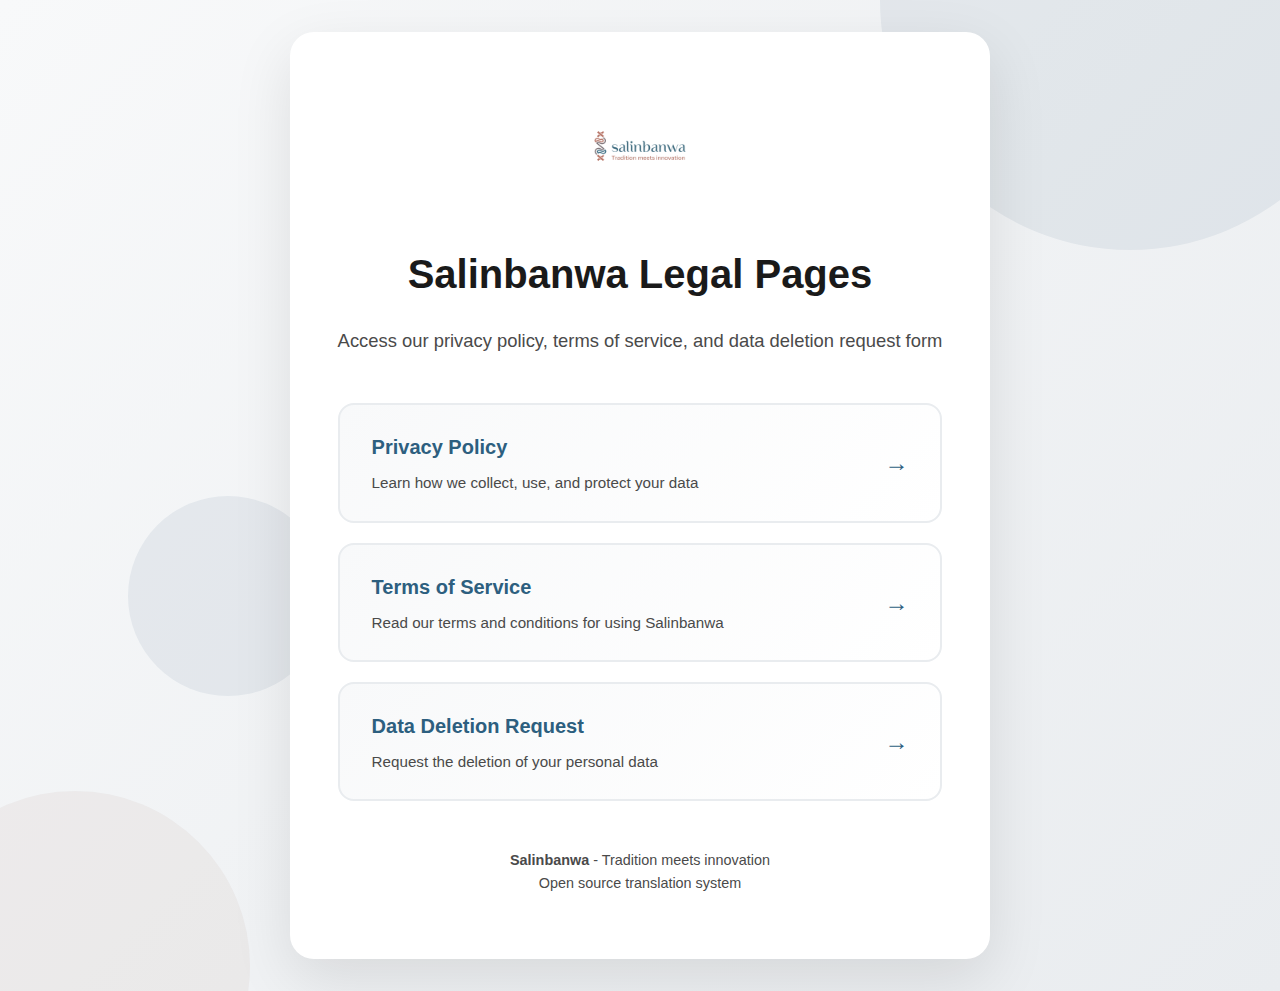
<file: index.html>
<!DOCTYPE html>
<html lang="en">
<head>
    <meta charset="UTF-8">
    <meta name="viewport" content="width=device-width, initial-scale=1.0">
    <title>Salinbanwa - Legal Pages</title>
    <link rel="stylesheet" href="styles.css">
    <style>
        .landing-container {
            min-height: 100vh;
            display: flex;
            flex-direction: column;
            justify-content: center;
            align-items: center;
            background: linear-gradient(135deg, #f8f9fa 0%, #e9ecef 100%);
            padding: 2rem;
            position: relative;
            overflow: hidden;
        }

        .landing-shapes {
            position: absolute;
            top: 0;
            left: 0;
            width: 100%;
            height: 100%;
            overflow: hidden;
            z-index: 0;
        }

        .landing-content {
            max-width: 800px;
            text-align: center;
            background: white;
            padding: 4rem 3rem;
            border-radius: 24px;
            box-shadow: 0 20px 60px rgba(0, 0, 0, 0.1);
            position: relative;
            z-index: 1;
        }

        .landing-logo {
            margin-bottom: 2rem;
        }

        .landing-logo img {
            height: 100px;
            width: auto;
        }

        .landing-content h1 {
            font-size: 2.5rem;
            color: var(--text-dark);
            margin-bottom: 1rem;
            font-weight: 700;
        }

        .landing-content p {
            font-size: 1.15rem;
            color: var(--text-medium);
            margin-bottom: 3rem;
            line-height: 1.6;
        }

        .page-links {
            display: flex;
            flex-direction: column;
            gap: 1.25rem;
            margin-top: 2rem;
        }

        .page-link {
            display: flex;
            align-items: center;
            justify-content: space-between;
            padding: 1.5rem 2rem;
            background: linear-gradient(135deg, #f8f9fa 0%, #ffffff 100%);
            border: 2px solid #e9ecef;
            border-radius: 16px;
            text-decoration: none;
            color: var(--text-dark);
            transition: all 0.3s ease;
        }

        .page-link:hover {
            transform: translateY(-4px);
            box-shadow: 0 8px 30px rgba(45, 95, 127, 0.15);
            border-color: var(--primary);
        }

        .page-link-content {
            text-align: left;
            flex: 1;
        }

        .page-link-title {
            font-size: 1.25rem;
            font-weight: 600;
            color: var(--primary);
            margin-bottom: 0.25rem;
        }

        .page-link-description {
            font-size: 0.95rem;
            color: var(--text-medium);
        }

        .page-link-arrow {
            font-size: 1.5rem;
            color: var(--primary);
            margin-left: 1rem;
        }

        @media (max-width: 768px) {
            .landing-content {
                padding: 2.5rem 2rem;
            }

            .landing-content h1 {
                font-size: 2rem;
            }

            .landing-content p {
                font-size: 1rem;
            }

            .page-link {
                padding: 1.25rem 1.5rem;
            }

            .page-link-title {
                font-size: 1.1rem;
            }

            .page-link-description {
                font-size: 0.9rem;
            }
        }
    </style>
</head>
<body>
    <div class="landing-container">
        <div class="landing-shapes">
            <div class="shape shape-1"></div>
            <div class="shape shape-2"></div>
            <div class="shape shape-3"></div>
        </div>

        <div class="landing-content">
            <div class="landing-logo">
                <img src="bg-salinbanwa.png" alt="Salinbanwa Logo">
            </div>

            <h1>Salinbanwa Legal Pages</h1>
            <p>Access our privacy policy, terms of service, and data deletion request form</p>

            <div class="page-links">
                <a href="privacy-policy.html" class="page-link">
                    <div class="page-link-content">
                        <div class="page-link-title">Privacy Policy</div>
                        <div class="page-link-description">Learn how we collect, use, and protect your data</div>
                    </div>
                    <div class="page-link-arrow">→</div>
                </a>

                <a href="terms-of-service.html" class="page-link">
                    <div class="page-link-content">
                        <div class="page-link-title">Terms of Service</div>
                        <div class="page-link-description">Read our terms and conditions for using Salinbanwa</div>
                    </div>
                    <div class="page-link-arrow">→</div>
                </a>

                <a href="data-deletion.html" class="page-link">
                    <div class="page-link-content">
                        <div class="page-link-title">Data Deletion Request</div>
                        <div class="page-link-description">Request the deletion of your personal data</div>
                    </div>
                    <div class="page-link-arrow">→</div>
                </a>
            </div>

            <p style="margin-top: 3rem; margin-bottom: 0; font-size: 0.9rem; color: var(--text-medium);">
                <strong>Salinbanwa</strong> - Tradition meets innovation<br>
                Open source translation system
            </p>
        </div>
    </div>
</body>
</html>
</file>
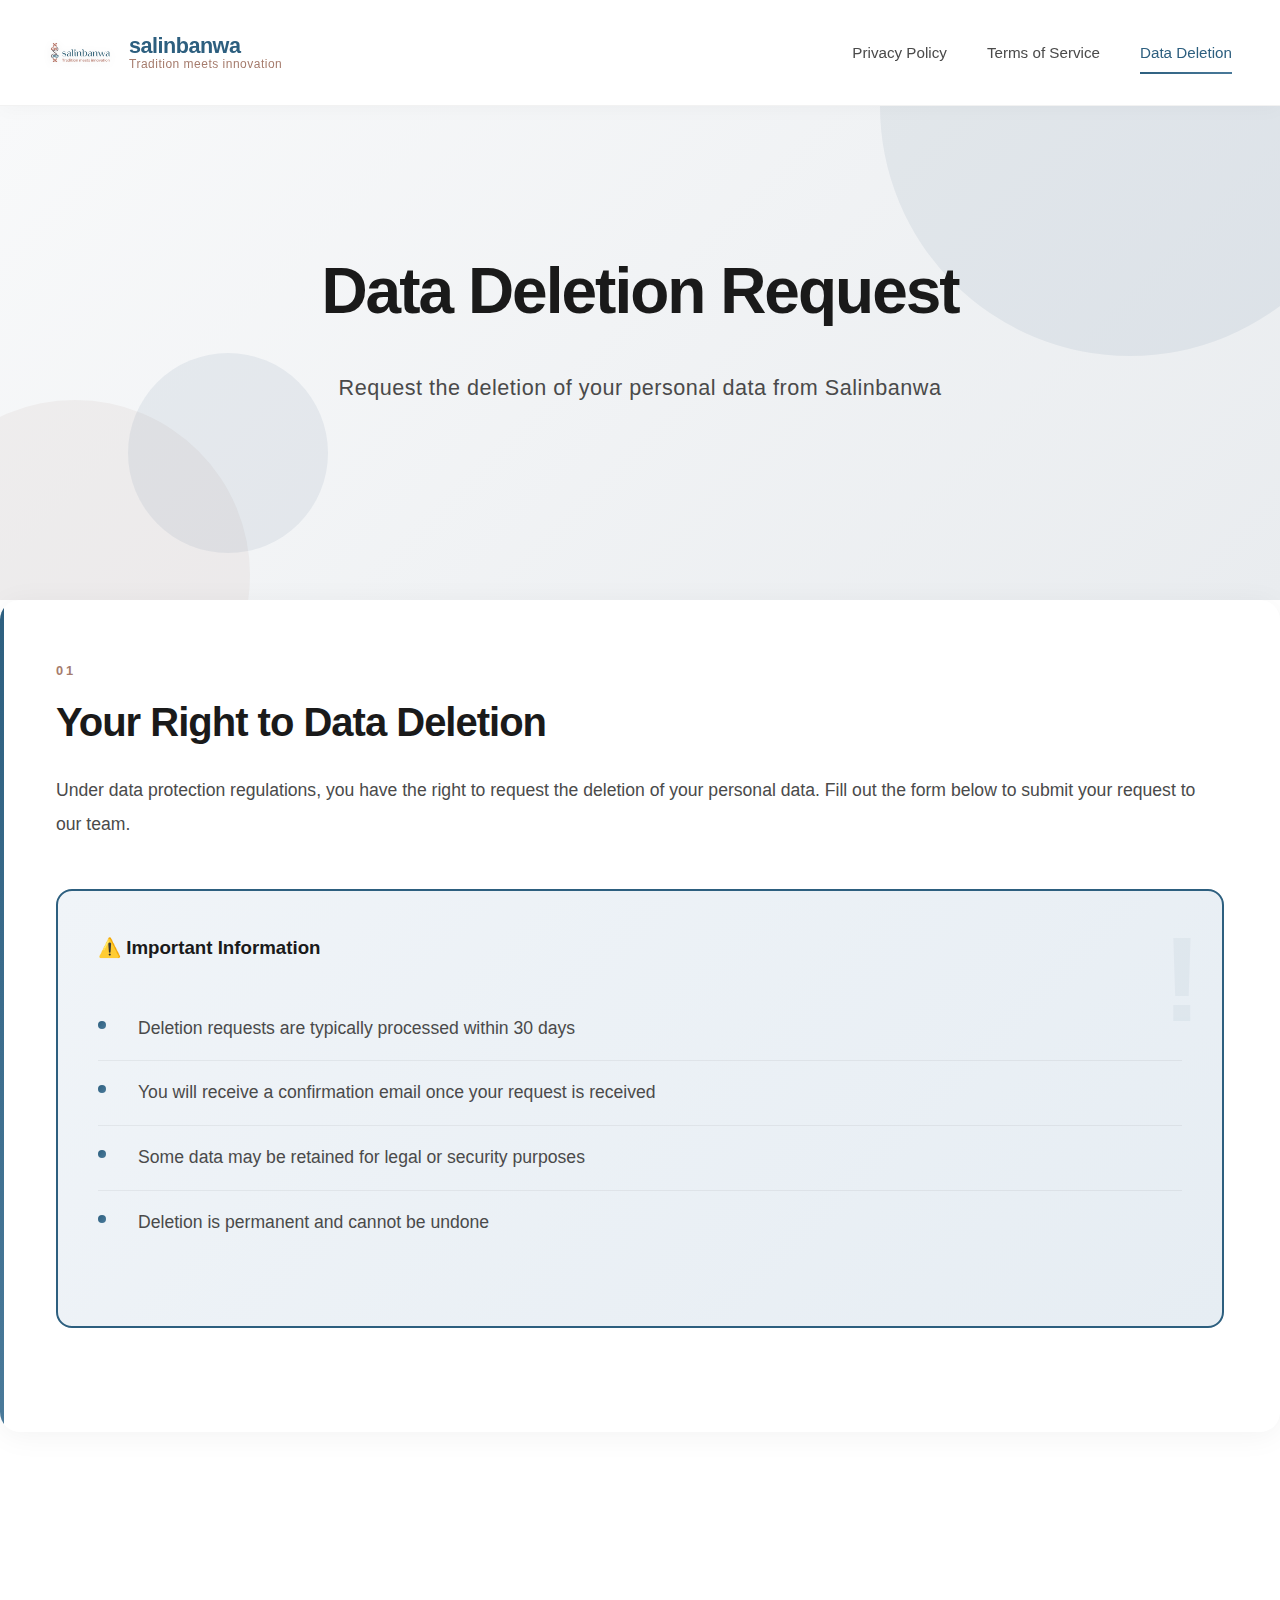
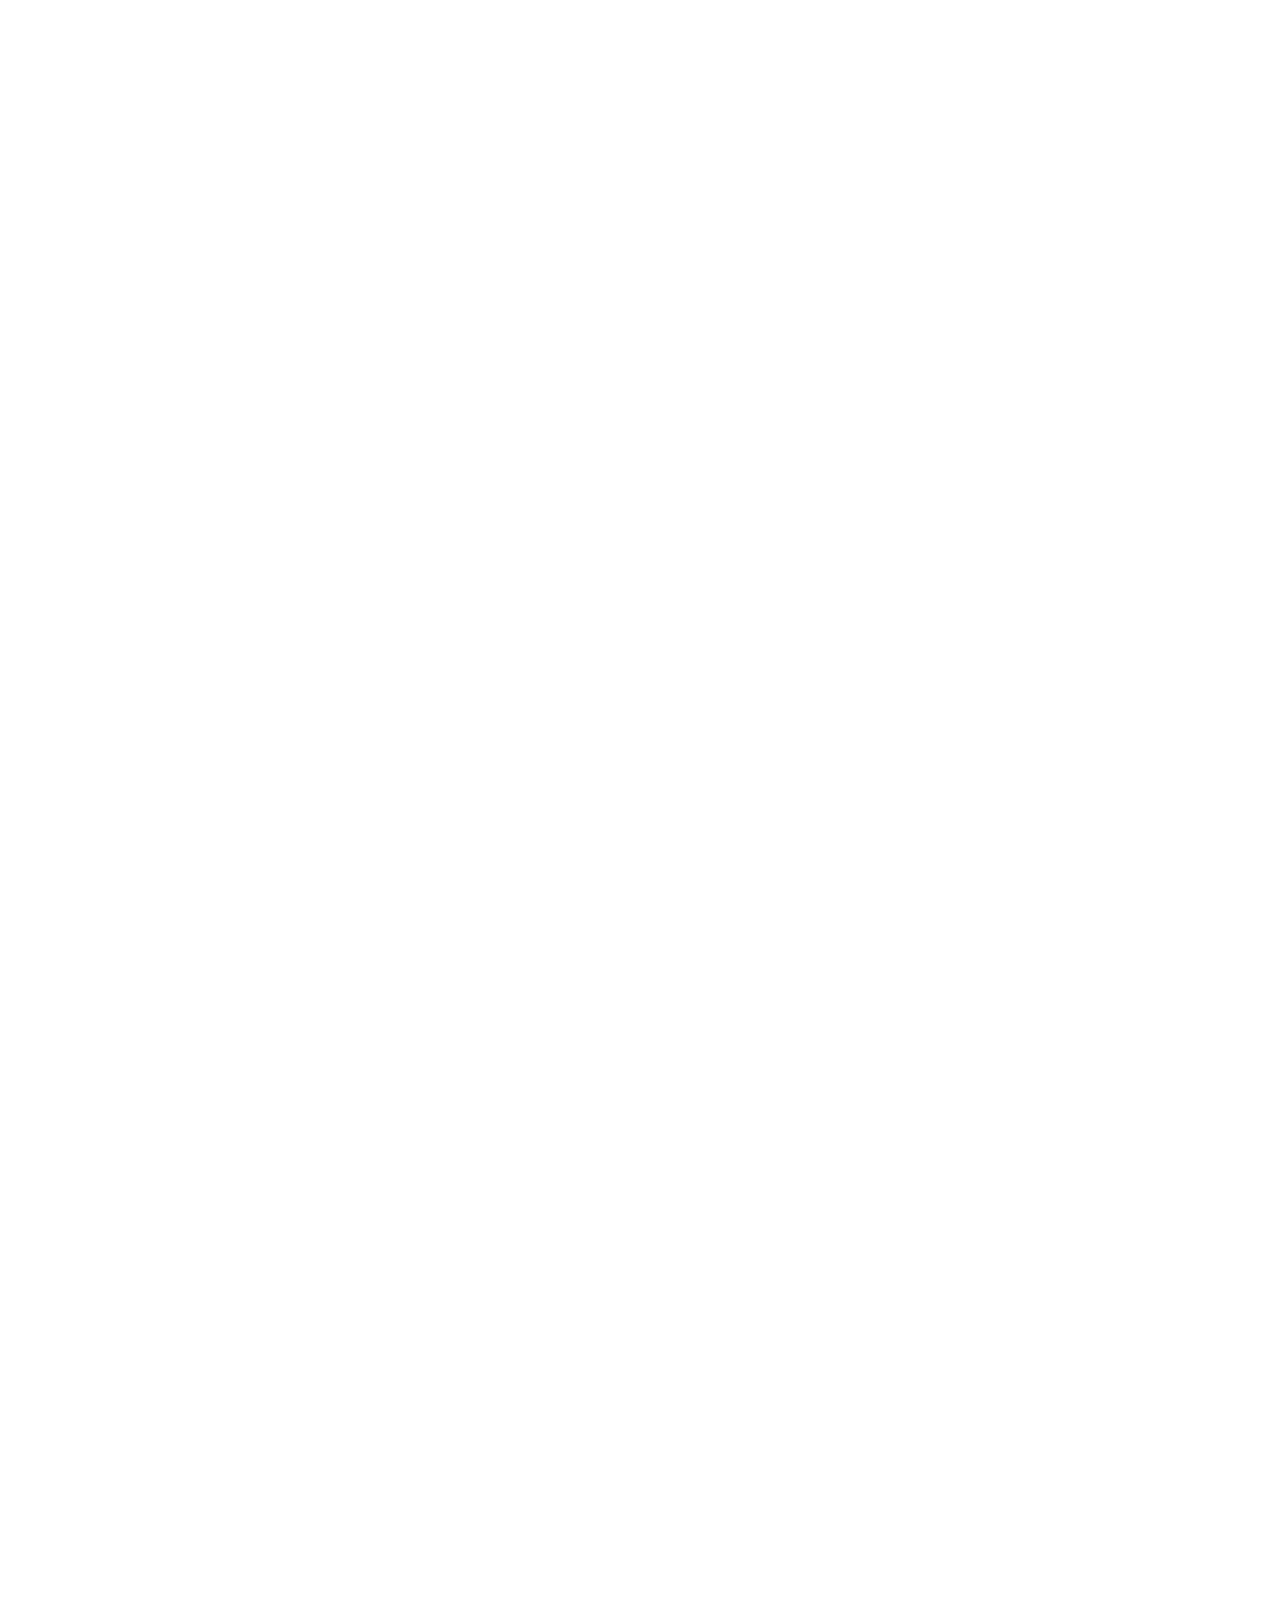
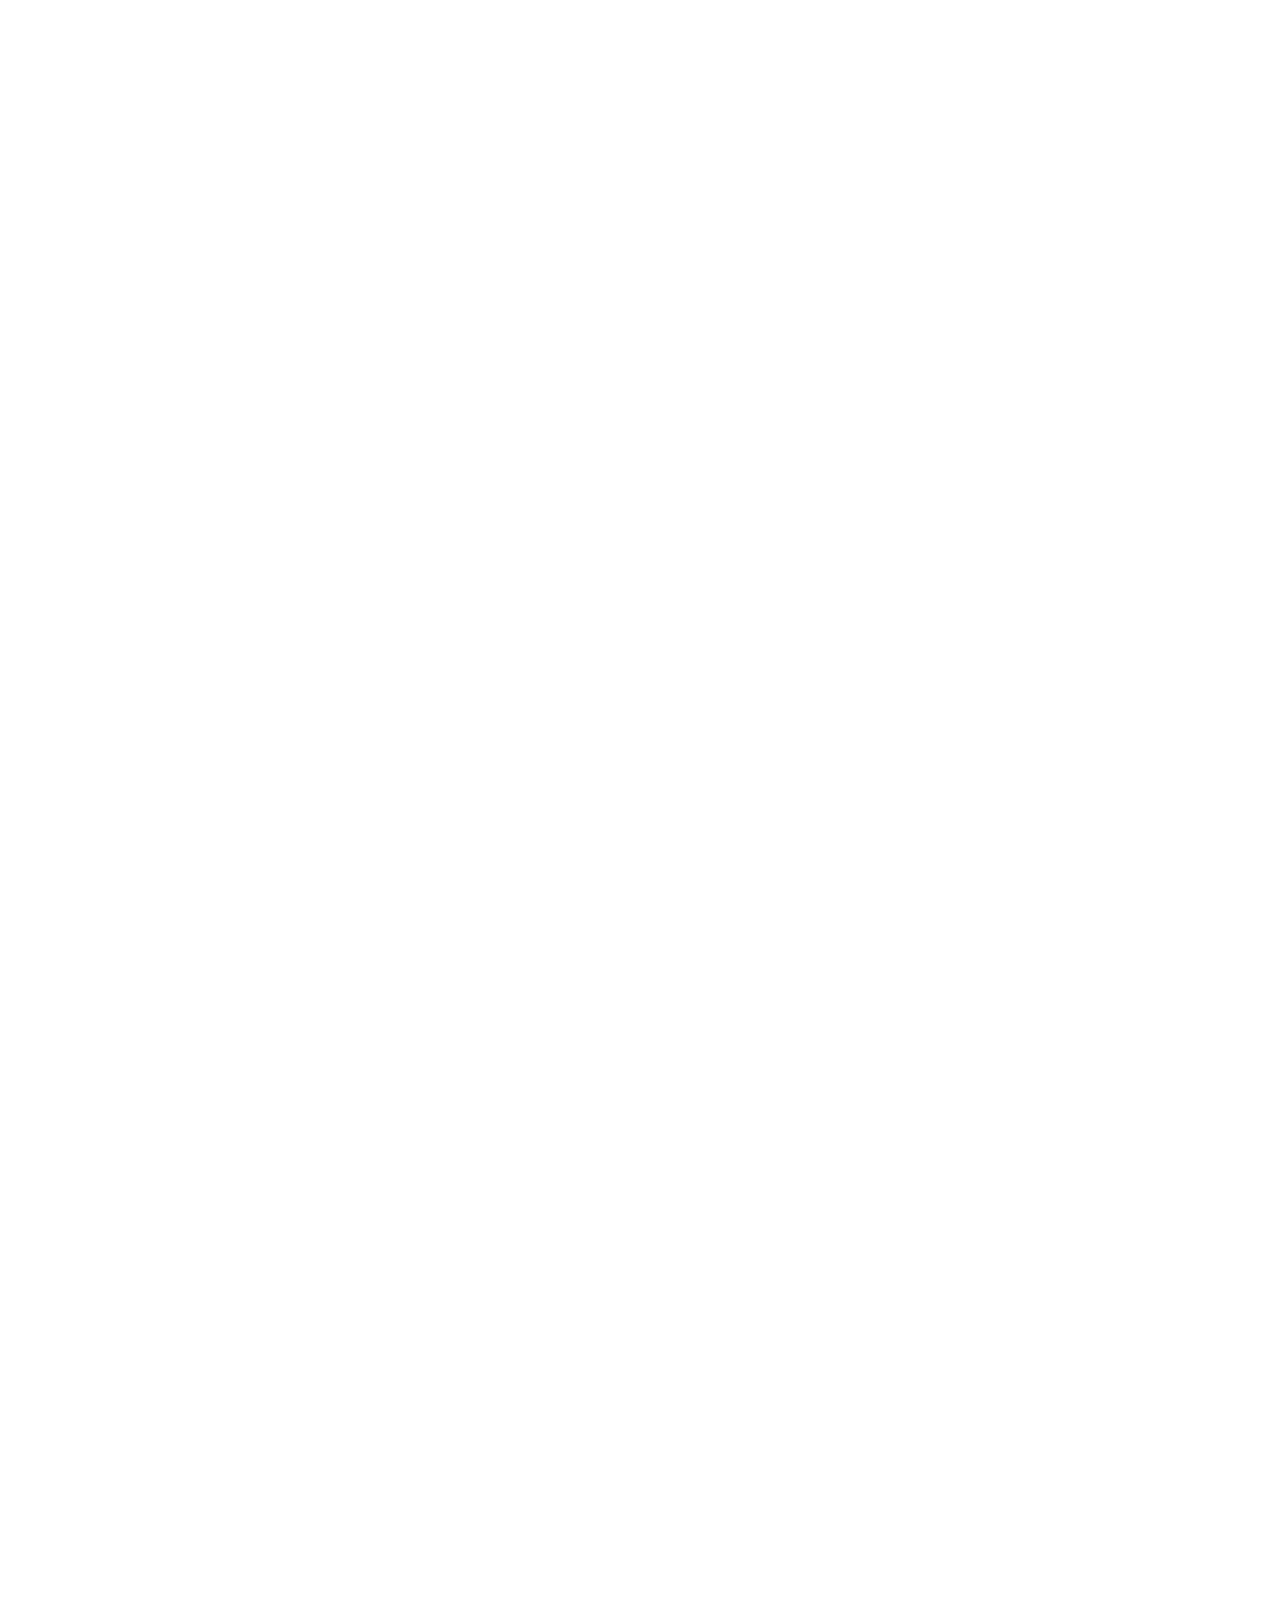
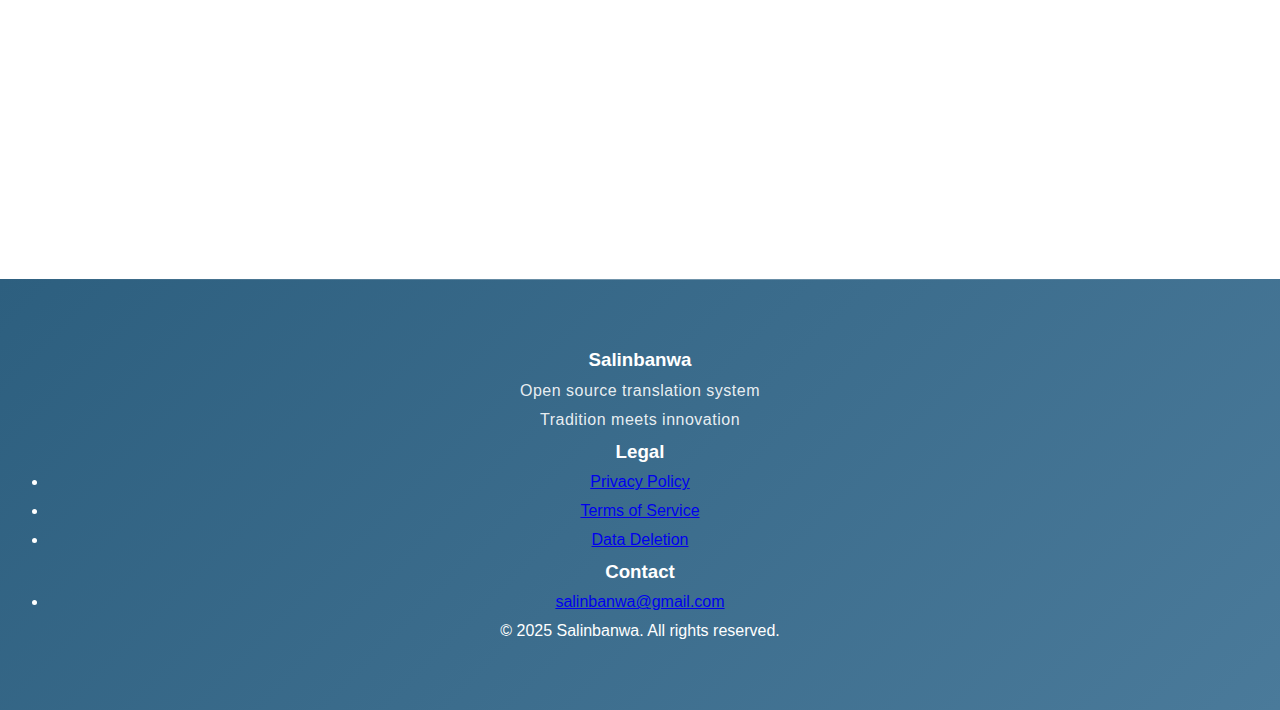
<file: data-deletion.html>
<!DOCTYPE html>
<html lang="en">
<head>
    <meta charset="UTF-8">
    <meta name="viewport" content="width=device-width, initial-scale=1.0">
    <title>Data Deletion Request - Salinbanwa</title>
    <link rel="stylesheet" href="styles.css">
</head>
<body>
    <!-- Navigation Bar -->
    <nav class="navbar">
        <div class="nav-container">
            <div class="logo-wrapper">
                <img src="bg-salinbanwa.png" alt="Salinbanwa Logo" class="logo-img">
                <div class="logo-text">
                    <div class="logo-name">salinbanwa</div>
                    <div class="logo-tagline">Tradition meets innovation</div>
                </div>
            </div>
            <div class="nav-links">
                <a href="privacy-policy.html">Privacy Policy</a>
                <a href="terms-of-service.html">Terms of Service</a>
                <a href="data-deletion.html" class="active">Data Deletion</a>
            </div>
        </div>
    </nav>

    <!-- Hero Section -->
    <section class="hero">
        <div class="hero-shapes">
            <div class="shape shape-1"></div>
            <div class="shape shape-2"></div>
            <div class="shape shape-3"></div>
        </div>
        <div class="hero-content">
            <h1>Data Deletion Request</h1>
            <p>Request the deletion of your personal data from Salinbanwa</p>
        </div>
    </section>

    <!-- Main Content -->
    <main class="content">
        <!-- Introduction Section -->
        <section class="section">
            <div class="section-number">01</div>
            <h2>Your Right to Data Deletion</h2>
            <p>Under data protection regulations, you have the right to request the deletion of your personal data. Fill out the form below to submit your request to our team.</p>
            
            <div class="important-notice">
                <h3>⚠️ Important Information</h3>
                <ul class="simple-list">
                    <li>Deletion requests are typically processed within 30 days</li>
                    <li>You will receive a confirmation email once your request is received</li>
                    <li>Some data may be retained for legal or security purposes</li>
                    <li>Deletion is permanent and cannot be undone</li>
                </ul>
            </div>
        </section>

        <!-- Data Deletion Form Section -->
        <section class="section">
            <div class="section-number">02</div>
            <h2>Submit Your Request</h2>
            
            <div class="deletion-form-container">
                <form id="deletionForm" class="deletion-form">
                    <div class="form-group">
                        <label for="fullName">Full Name <span class="required">*</span></label>
                        <input 
                            type="text" 
                            id="fullName" 
                            name="fullName" 
                            required 
                            placeholder="Enter your full name"
                        >
                    </div>

                    <div class="form-group">
                        <label for="email">Email Address <span class="required">*</span></label>
                        <input 
                            type="email" 
                            id="email" 
                            name="email" 
                            required 
                            placeholder="Enter the email associated with your account"
                        >
                    </div>

                    <div class="form-group">
                        <label for="accountType">Account Type <span class="required">*</span></label>
                        <select id="accountType" name="accountType" required>
                            <option value="">Select account type</option>
                            <option value="user">User Account</option>
                            <option value="contributor">Contributor Account</option>
                            <option value="translator">Translator Account</option>
                            <option value="other">Other</option>
                        </select>
                    </div>

                    <div class="form-group">
                        <label for="reason">Reason for Deletion (Optional)</label>
                        <select id="reason" name="reason">
                            <option value="">Select a reason</option>
                            <option value="no-longer-using">No longer using the service</option>
                            <option value="privacy-concerns">Privacy concerns</option>
                            <option value="duplicate-account">Duplicate account</option>
                            <option value="switching-service">Switching to another service</option>
                            <option value="other">Other</option>
                        </select>
                    </div>

                    <div class="form-group">
                        <label for="additionalInfo">Additional Information (Optional)</label>
                        <textarea 
                            id="additionalInfo" 
                            name="additionalInfo" 
                            rows="4" 
                            placeholder="Provide any additional details that might help us process your request"
                        ></textarea>
                    </div>

                    <div class="form-group checkbox-group">
                        <label class="checkbox-label">
                            <input 
                                type="checkbox" 
                                id="confirmation" 
                                name="confirmation" 
                                required
                            >
                            <span>I understand that this action is permanent and cannot be undone <span class="required">*</span></span>
                        </label>
                    </div>

                    <div class="form-group checkbox-group">
                        <label class="checkbox-label">
                            <input 
                                type="checkbox" 
                                id="identityConfirm" 
                                name="identityConfirm" 
                                required
                            >
                            <span>I confirm that I am the owner of this account <span class="required">*</span></span>
                        </label>
                    </div>

                    <button type="submit" class="submit-btn">Submit Deletion Request</button>
                </form>

                <div id="formMessage" class="form-message" style="display: none;"></div>
            </div>
        </section>

        <!-- What Gets Deleted Section -->
        <section class="section">
            <div class="section-number">03</div>
            <h2>What Data Will Be Deleted</h2>
            
            <div class="data-cards">
                <div class="data-card">
                    <div class="card-icon">👤</div>
                    <h3>Personal Information</h3>
                    <ul class="simple-list">
                        <li>Name and email address</li>
                        <li>Profile information</li>
                        <li>Account credentials</li>
                        <li>User preferences</li>
                    </ul>
                </div>

                <div class="data-card">
                    <div class="card-icon">📝</div>
                    <h3>Activity Data</h3>
                    <ul class="simple-list">
                        <li>Translation history</li>
                        <li>Saved translations</li>
                        <li>Usage statistics</li>
                        <li>Custom dictionaries</li>
                    </ul>
                </div>

                <div class="data-card">
                    <div class="card-icon">🔒</div>
                    <h3>Technical Data</h3>
                    <ul class="simple-list">
                        <li>Session information</li>
                        <li>Device identifiers</li>
                        <li>Cookies and cache</li>
                        <li>API access tokens</li>
                    </ul>
                </div>
            </div>
        </section>

        <!-- Data Retention Section -->
        <section class="section">
            <div class="section-number">04</div>
            <h2>Data We May Retain</h2>
            
            <div class="important-notice">
                <p>Certain data may be retained for legitimate purposes, including:</p>
                <ul class="simple-list">
                    <li><strong>Legal Compliance:</strong> Data required by law to be retained</li>
                    <li><strong>Security:</strong> Records of security incidents and fraud prevention</li>
                    <li><strong>Financial Records:</strong> Transaction history for accounting purposes</li>
                    <li><strong>Backups:</strong> Data in backup systems (automatically deleted within 90 days)</li>
                    <li><strong>Aggregated Data:</strong> Anonymous analytics that cannot identify you</li>
                </ul>
            </div>
        </section>

        <!-- Contact Section -->
        <section class="section">
            <div class="section-number">05</div>
            <h2>Need Help?</h2>
            <p>If you have questions about data deletion or need assistance with your request, please contact us:</p>
            
            <div class="contact-info">
                <p><strong>Email:</strong> <a href="mailto:salinbanwa@gmail.com">salinbanwa@gmail.com</a></p>
                <p><strong>Response Time:</strong> We typically respond within 2-3 business days</p>
            </div>
        </section>
    </main>

    <!-- Footer -->
    <footer class="footer">
        <div class="footer-content">
            <div class="footer-section">
                <h3>Salinbanwa</h3>
                <p>Open source translation system<br>Tradition meets innovation</p>
            </div>
            <div class="footer-section">
                <h3>Legal</h3>
                <ul>
                    <li><a href="privacy-policy.html">Privacy Policy</a></li>
                    <li><a href="terms-of-service.html">Terms of Service</a></li>
                    <li><a href="data-deletion.html">Data Deletion</a></li>
                </ul>
            </div>
            <div class="footer-section">
                <h3>Contact</h3>
                <ul>
                    <li><a href="mailto:salinbanwa@gmail.com">salinbanwa@gmail.com</a></li>
                </ul>
            </div>
        </div>
        <div class="footer-bottom">
            <p>&copy; 2025 Salinbanwa. All rights reserved.</p>
        </div>
    </footer>

    <!-- Back to Top Button -->
    <button id="backToTop" class="back-to-top" aria-label="Back to top">↑</button>

    <script src="script.js"></script>
    <script src="deletion-form.js"></script>
</body>
</html>
</file>
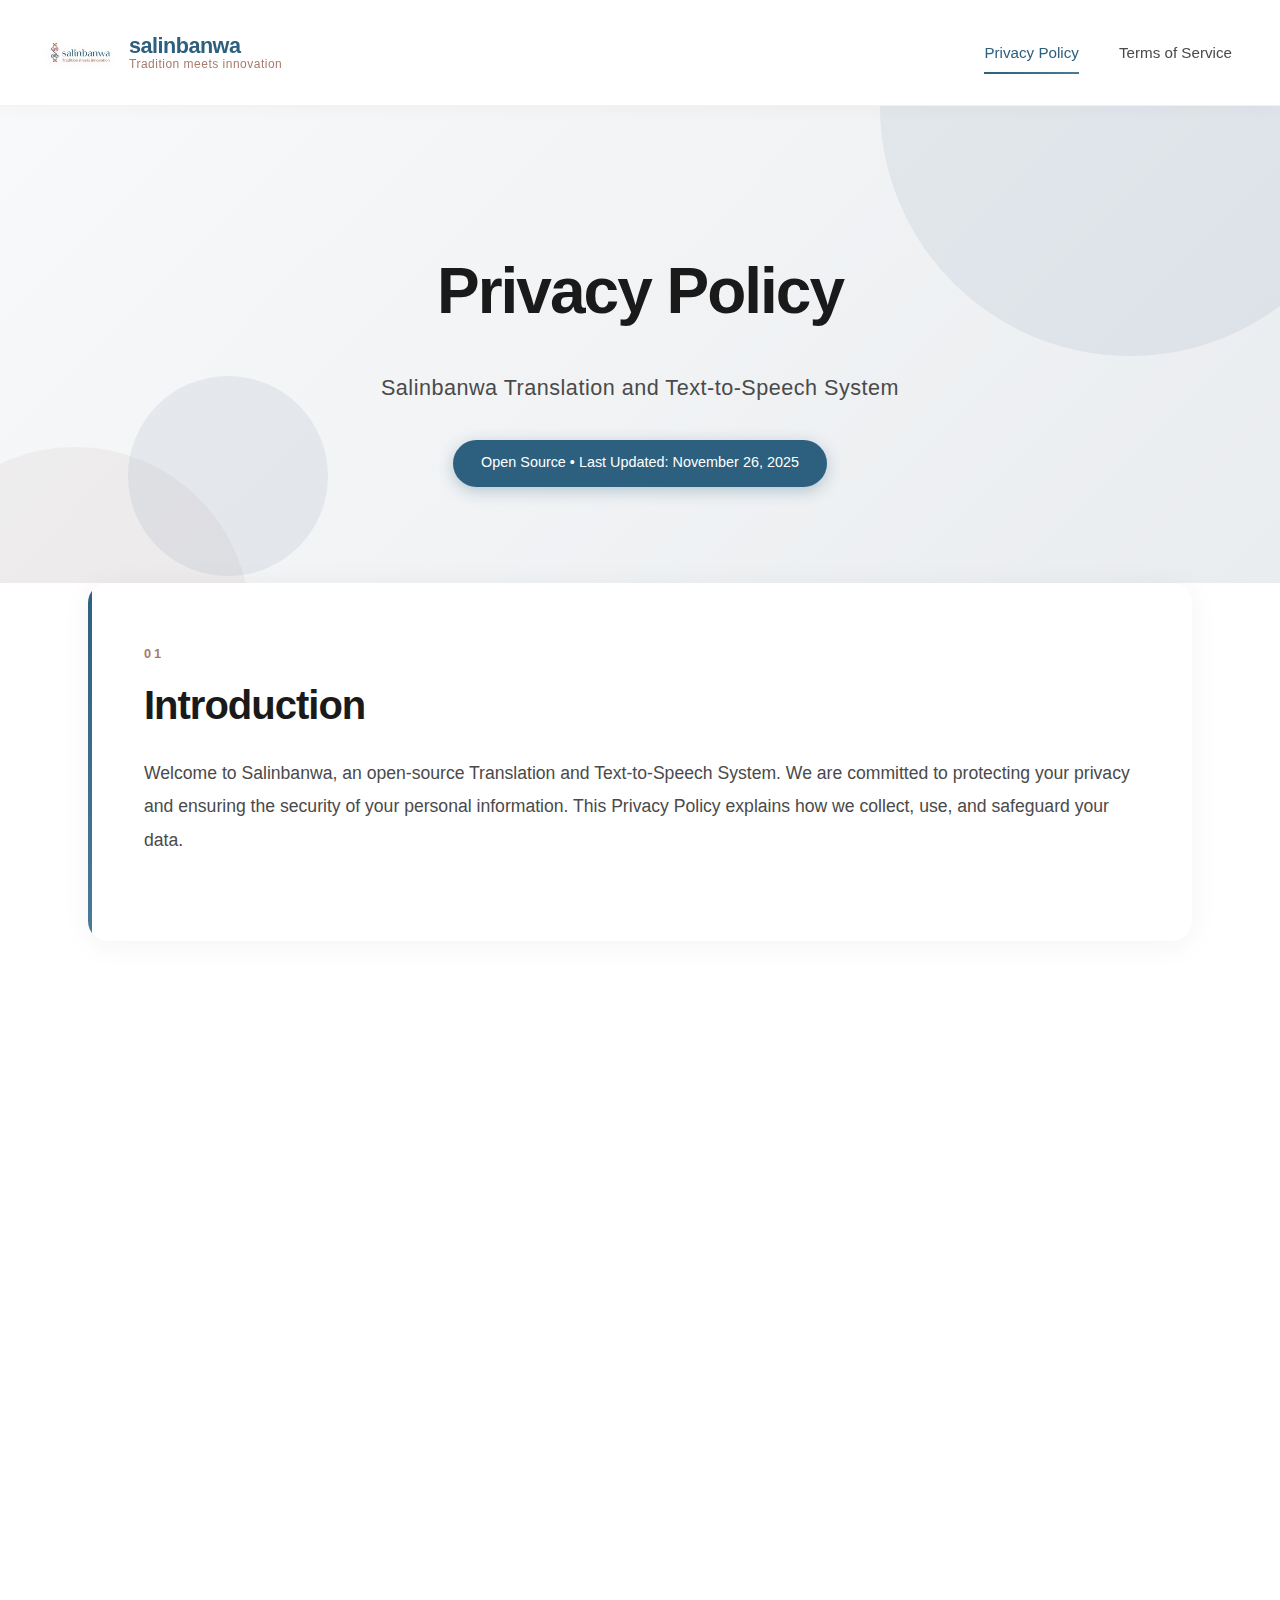
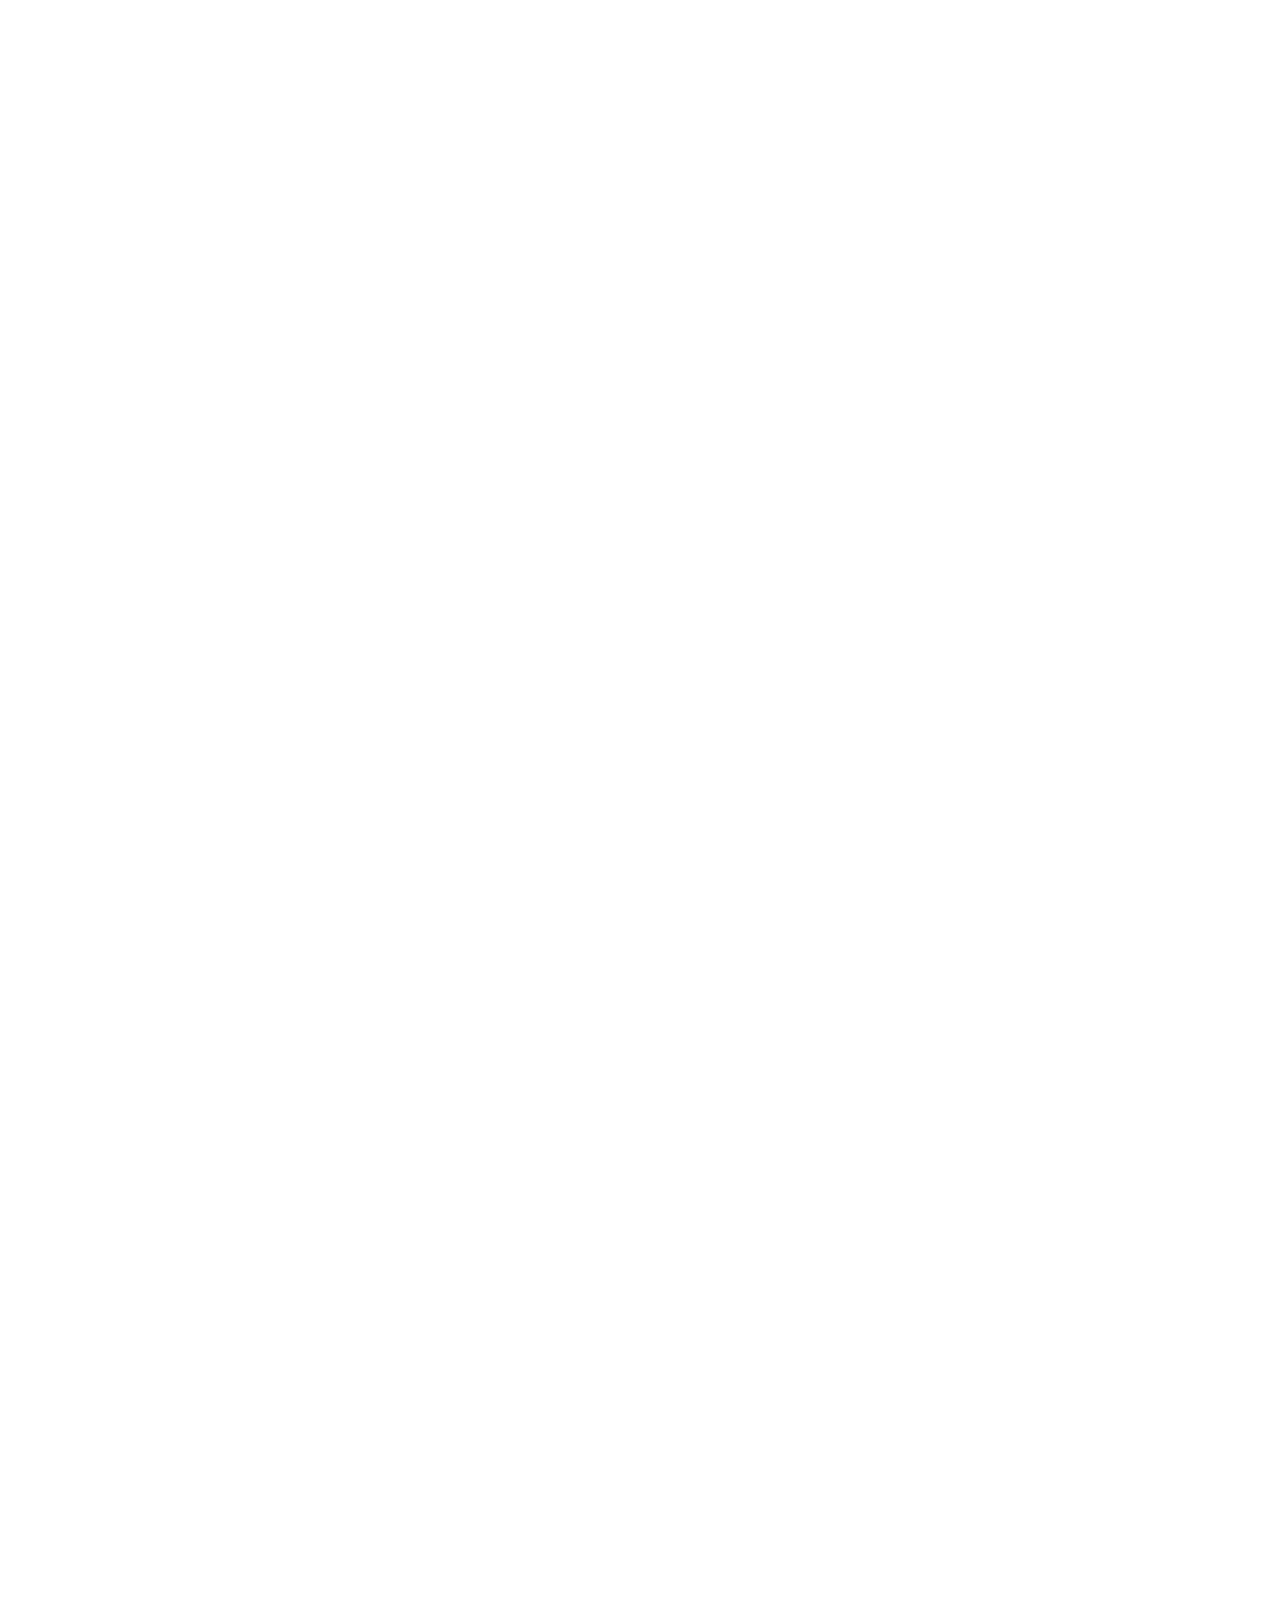
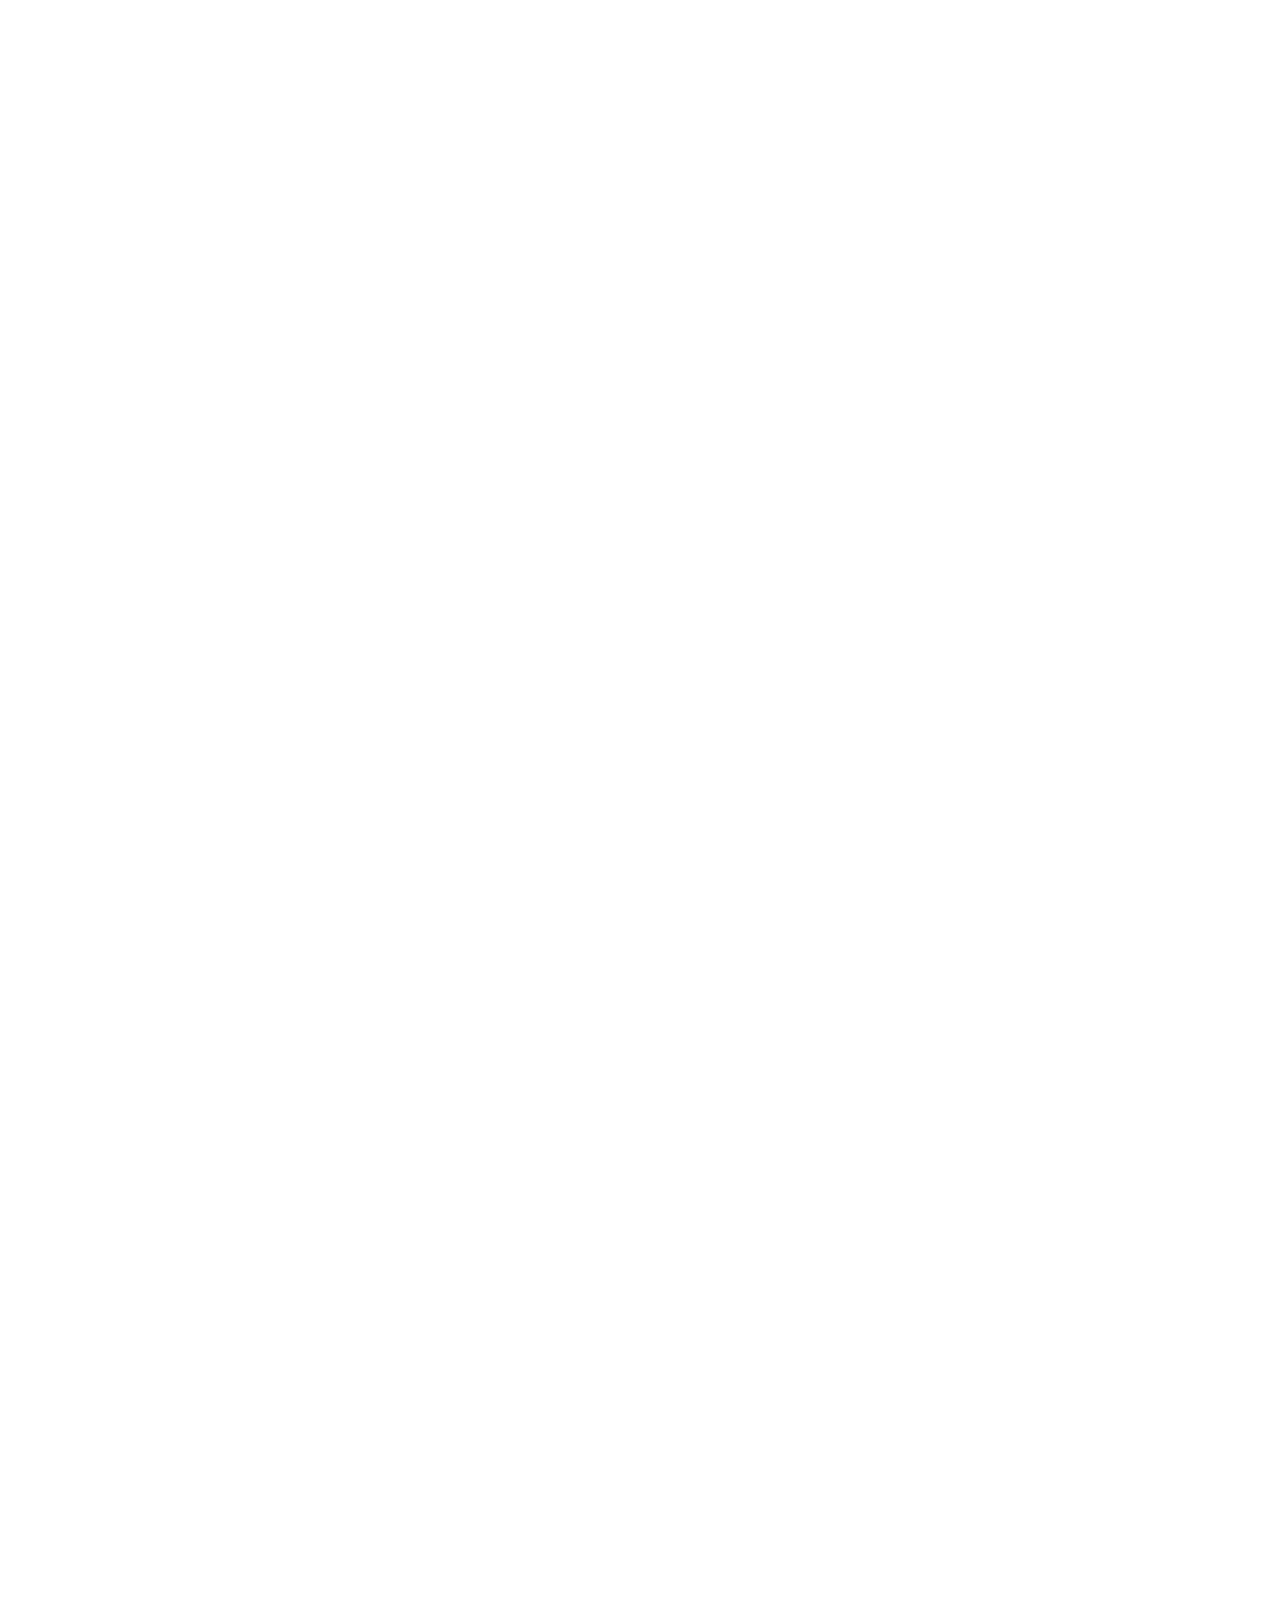
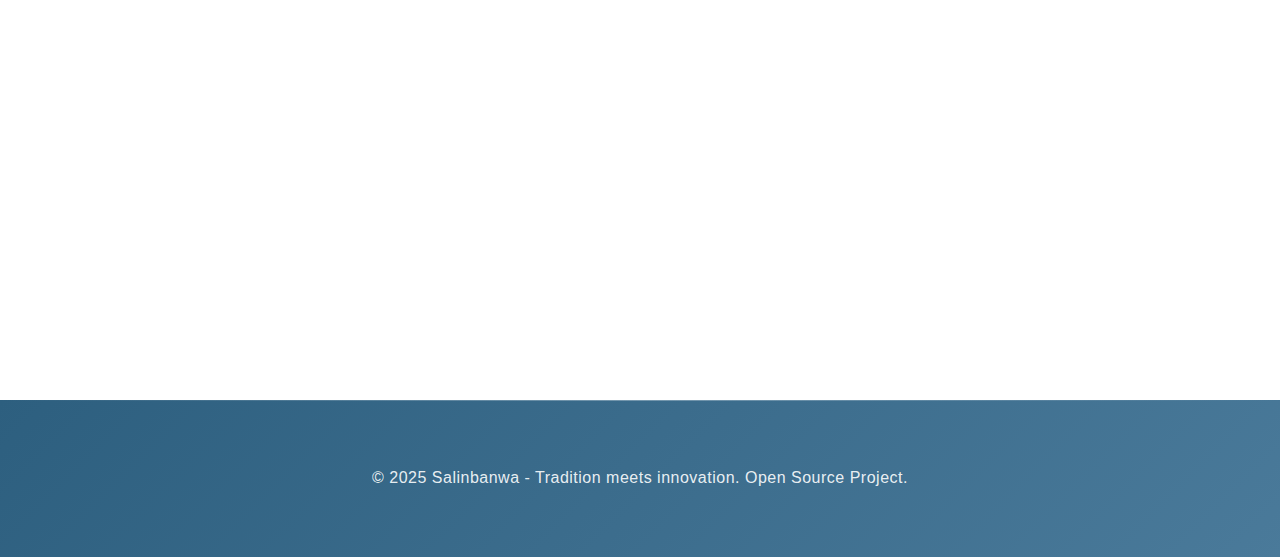
<file: privacy-policy.html>
<!DOCTYPE html>
<html lang="en">
<head>
    <meta charset="UTF-8">
    <meta name="viewport" content="width=device-width, initial-scale=1.0">
    <title>Privacy Policy - CTTS</title>
    <link rel="stylesheet" href="styles.css">
</head>
<body>
    <nav class="navbar">
        <div class="nav-container">
            <div class="logo-wrapper">
                <img src="bg-salinbanwa.png" alt="Salinbanwa" class="logo-img">
                <div class="logo-text">
                    <span class="logo-name">salinbanwa</span>
                    <span class="logo-tagline">Tradition meets innovation</span>
                </div>
            </div>
            <div class="nav-links">
                <a href="privacy-policy.html" class="active">Privacy Policy</a>
                <a href="terms-of-service.html">Terms of Service</a>
            </div>
        </div>
    </nav>

    <div class="hero">
        <div class="hero-shapes">
            <div class="shape shape-1"></div>
            <div class="shape shape-2"></div>
            <div class="shape shape-3"></div>
        </div>
        <div class="hero-content">
            <div class="hero-logo">
                <img src="bg-salinbanwa.png" alt="Salinbanwa">
            </div>
            <h1>Privacy Policy</h1>
            <p>Salinbanwa Translation and Text-to-Speech System</p>
            <span class="badge">Open Source • Last Updated: November 26, 2025</span>
        </div>
    </div>

    <main class="main-content">
        <div class="content-wrapper">
            <section class="section">
                <div class="section-number">01</div>
                <h2>Introduction</h2>
                <p>Welcome to Salinbanwa, an open-source Translation and Text-to-Speech System. We are committed to protecting your privacy and ensuring the security of your personal information. This Privacy Policy explains how we collect, use, and safeguard your data.</p>
            </section>

            <section class="section">
                <div class="section-number">02</div>
                <h2>Information We Collect</h2>
                <p>Salinbanwa collects minimal personal information to provide our translation and text-to-speech services:</p>
                
                <div class="data-cards">
                    <div class="data-card">
                        <div class="card-icon">👤</div>
                        <h3>Name</h3>
                        <p>We collect your name to personalize your experience and identify your account.</p>
                    </div>
                    <div class="data-card">
                        <div class="card-icon">📧</div>
                        <h3>Email Address</h3>
                        <p>Used for account verification, communication, and service notifications.</p>
                    </div>
                    <div class="data-card">
                        <div class="card-icon">🍪</div>
                        <h3>Cookies</h3>
                        <p>We use cookies to store translation results and improve your user experience.</p>
                    </div>
                </div>
            </section>

            <section class="section">
                <div class="section-number">03</div>
                <h2>How We Use Your Information</h2>
                <p>Your information is used exclusively for the following purposes:</p>
                <ul class="simple-list">
                    <li>Providing translation and text-to-speech services</li>
                    <li>Maintaining and improving system functionality</li>
                    <li>Storing translation results for quick access</li>
                    <li>Communicating important service updates</li>
                    <li>Ensuring system security and preventing abuse</li>
                </ul>
            </section>

            <section class="section highlight-section">
                <div class="section-number">04</div>
                <h2>Data Security</h2>
                <p>We implement industry-standard security measures to protect your information:</p>
                <div class="security-grid">
                    <div class="security-item">
                        <span class="icon">🔐</span>
                        <p>Encrypted data transmission (HTTPS)</p>
                    </div>
                    <div class="security-item">
                        <span class="icon">💾</span>
                        <p>Secure database storage</p>
                    </div>
                    <div class="security-item">
                        <span class="icon">🔍</span>
                        <p>Regular security audits</p>
                    </div>
                    <div class="security-item">
                        <span class="icon">🛡️</span>
                        <p>Access controls and authentication</p>
                    </div>
                </div>
            </section>

            <section class="section">
                <div class="section-number">05</div>
                <h2>Data Sharing</h2>
                <div class="important-notice">
                    <p><strong>We do not sell, trade, or share your personal information with third parties.</strong></p>
                    <p>Your name, email address, and translation data remain confidential and are used solely within the Salinbanwa system. As an open-source project, our code is publicly available for transparency and community contribution.</p>
                </div>
            </section>

            <section class="section">
                <div class="section-number">06</div>
                <h2>Your Rights</h2>
                <p>You have the following rights regarding your personal data:</p>
                <div class="rights-grid">
                    <div class="right-item">
                        <h4>Access</h4>
                        <p>Request a copy of your personal information</p>
                    </div>
                    <div class="right-item">
                        <h4>Correction</h4>
                        <p>Update or correct your information</p>
                    </div>
                    <div class="right-item">
                        <h4>Deletion</h4>
                        <p>Request deletion of your account and data</p>
                    </div>
                    <div class="right-item">
                        <h4>Opt-out</h4>
                        <p>Unsubscribe from non-essential communications</p>
                    </div>
                </div>
            </section>

            <section class="section">
                <div class="section-number">07</div>
                <h2>Contact Us</h2>
                <p>If you have questions or concerns about this Privacy Policy or your personal data, please contact us through the Salinbanwa system support channels or contribute to our open-source project on GitHub.</p>
            </section>
        </div>
    </main>

    <footer class="footer">
        <div class="footer-content">
            <p>&copy; 2025 Salinbanwa - Tradition meets innovation. Open Source Project.</p>
        </div>
    </footer>

    <button id="backToTop" class="back-to-top">↑</button>
    <script src="script.js"></script>
</body>
</html>
</file>
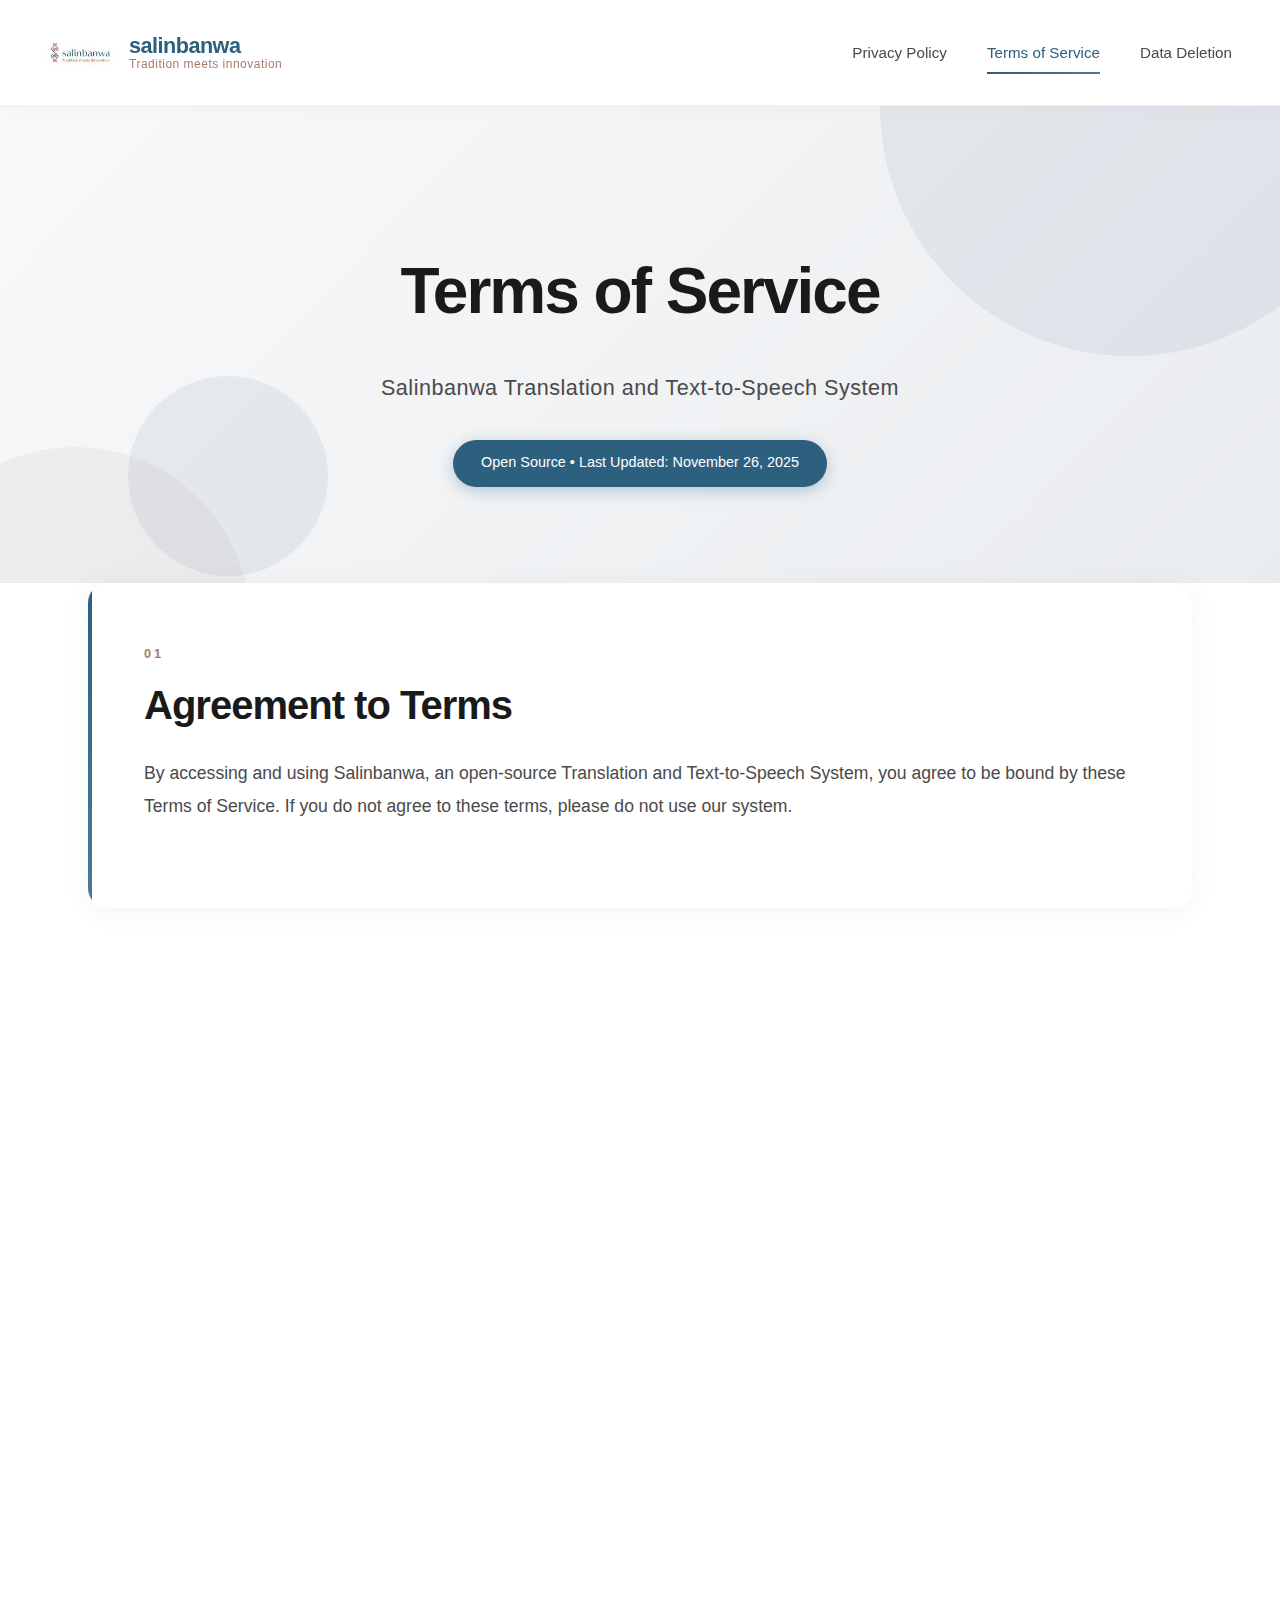
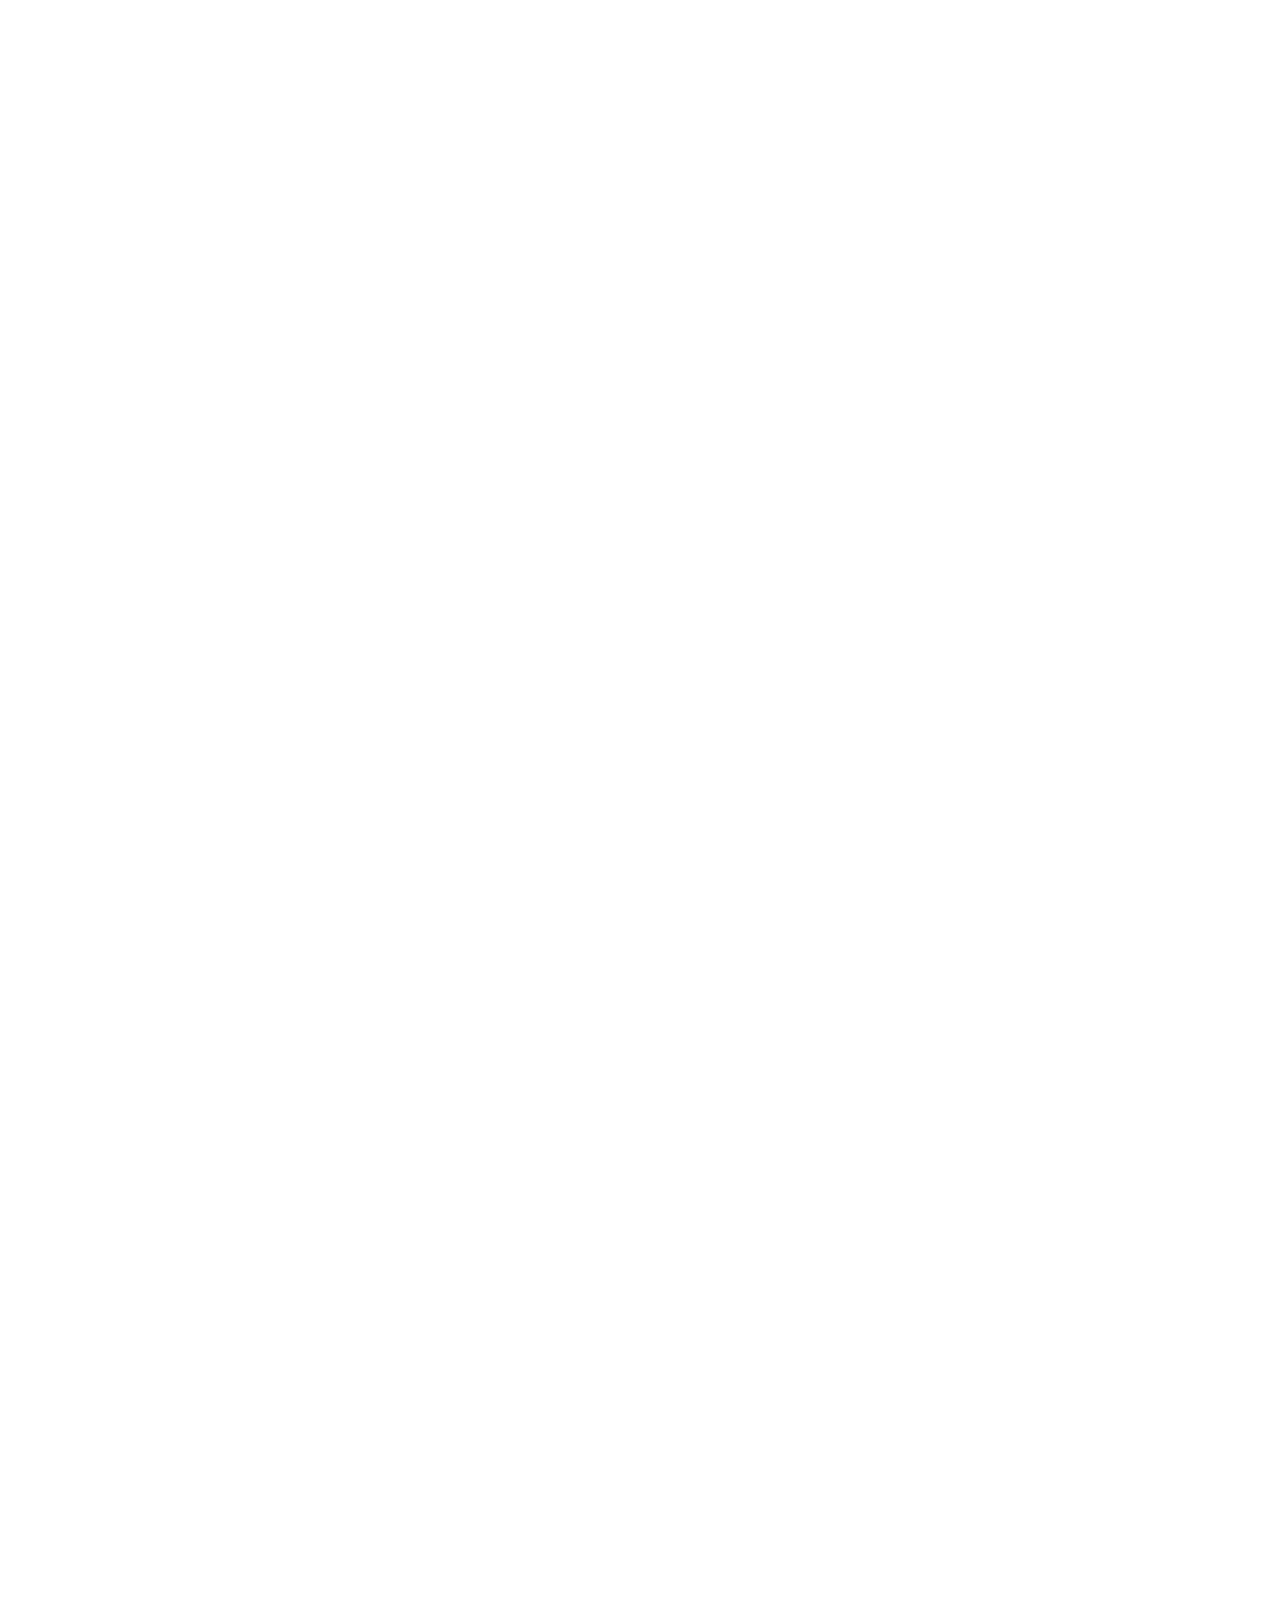
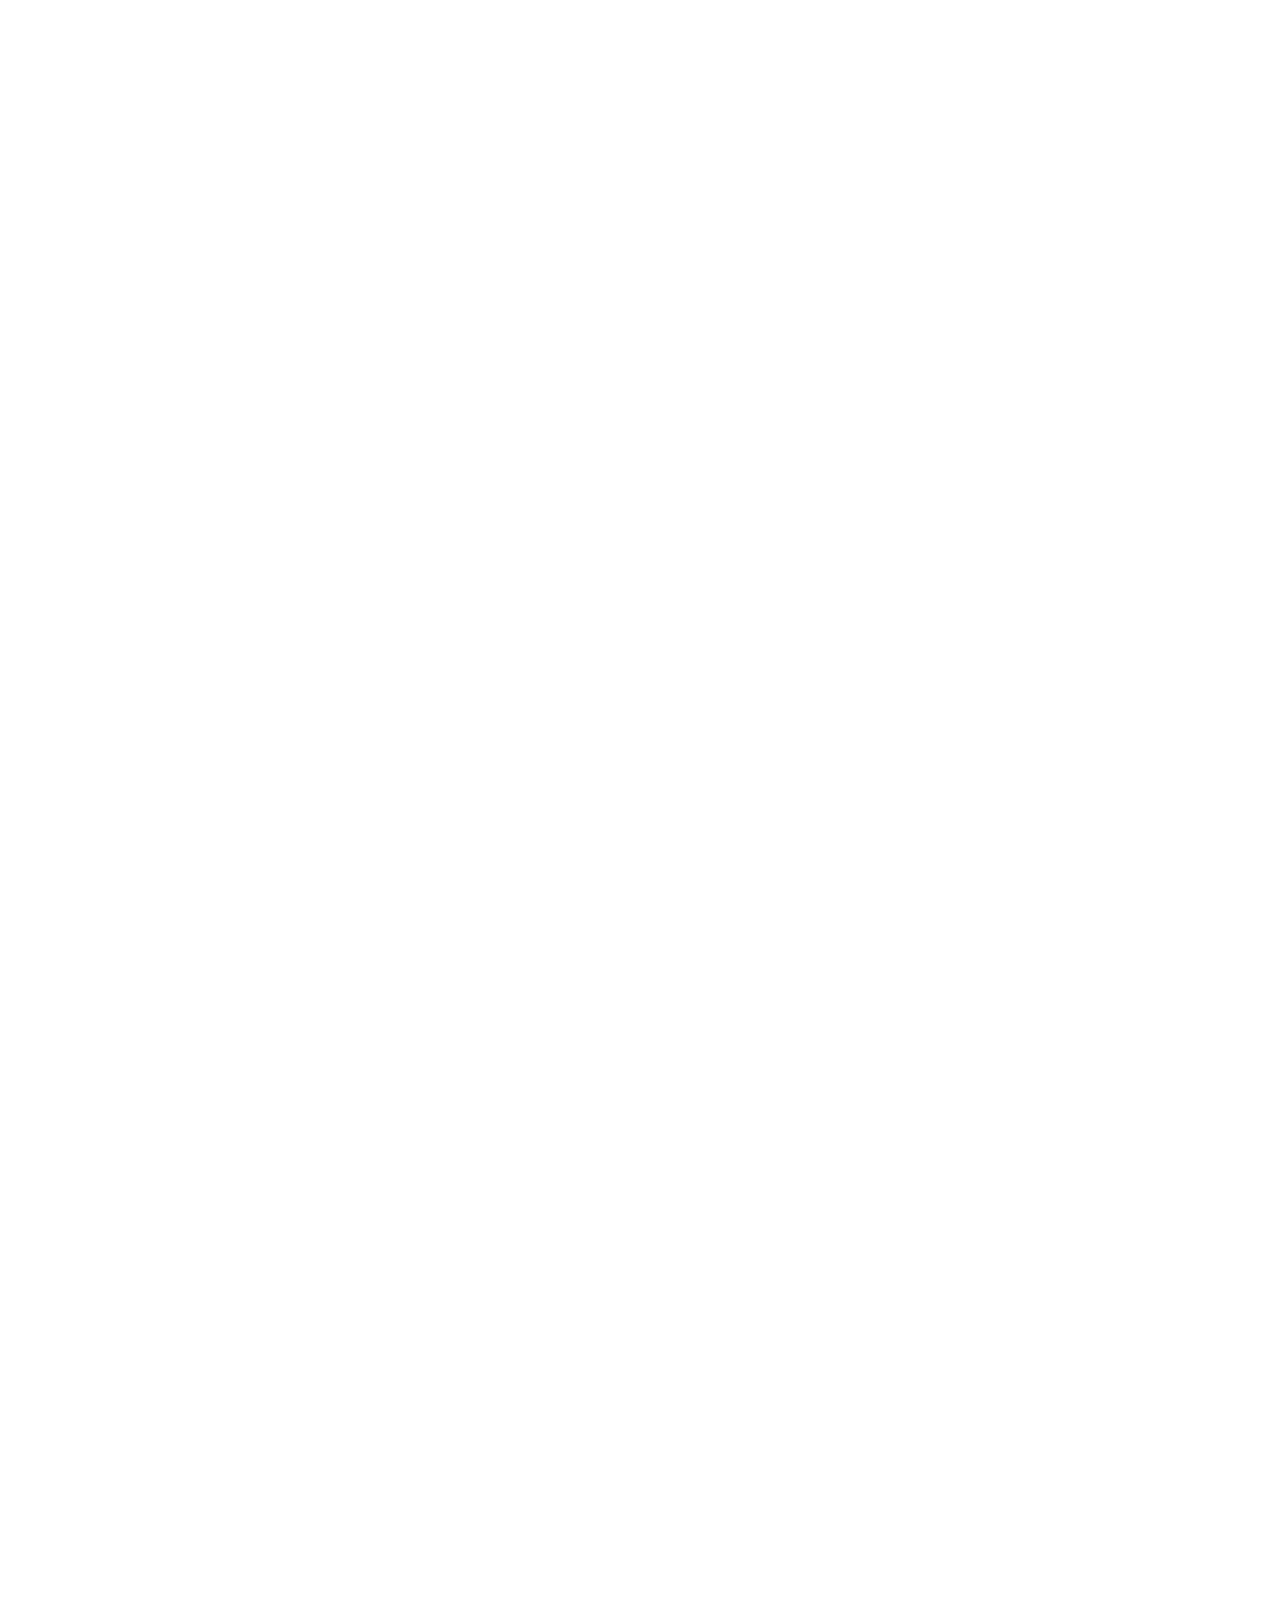
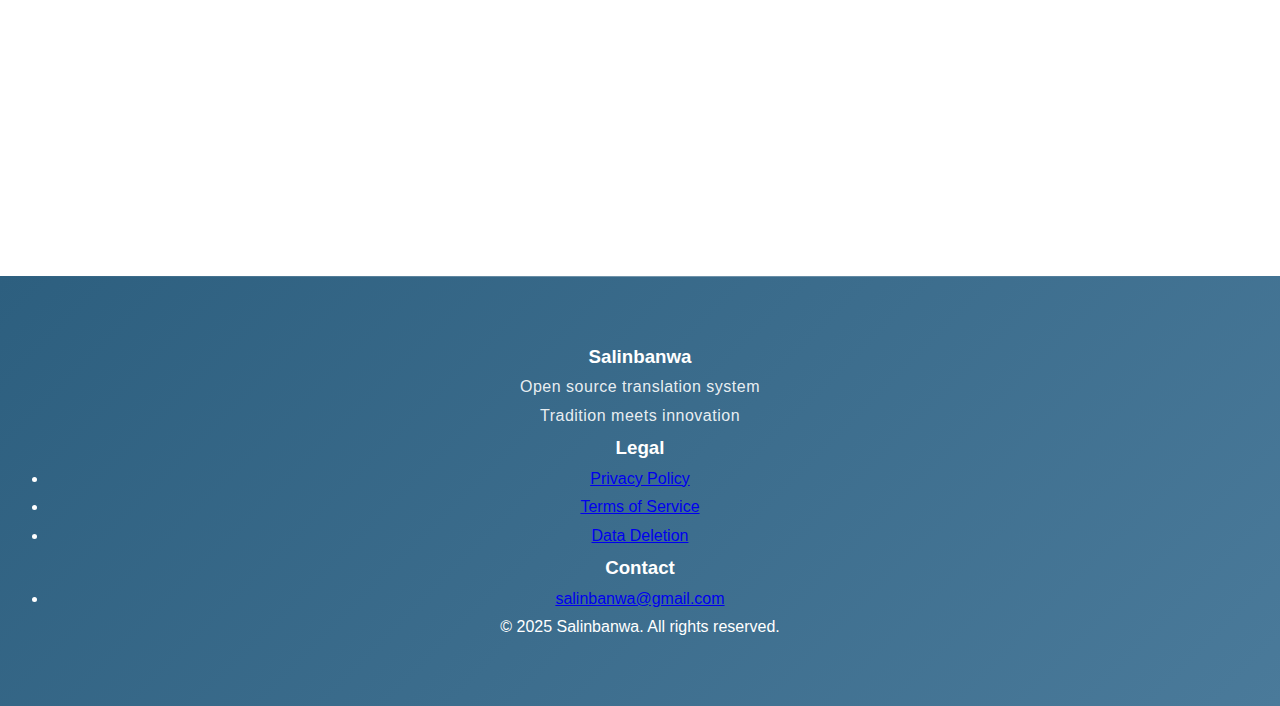
<file: terms-of-service.html>
<!DOCTYPE html>
<html lang="en">
<head>
    <meta charset="UTF-8">
    <meta name="viewport" content="width=device-width, initial-scale=1.0">
    <title>Terms of Service - CTTS</title>
    <link rel="stylesheet" href="styles.css">
</head>
<body>
    <nav class="navbar">
        <div class="nav-container">
            <div class="logo-wrapper">
                <img src="bg-salinbanwa.png" alt="Salinbanwa" class="logo-img">
                <div class="logo-text">
                    <span class="logo-name">salinbanwa</span>
                    <span class="logo-tagline">Tradition meets innovation</span>
                </div>
            </div>
            <div class="nav-links">
                <a href="privacy-policy.html">Privacy Policy</a>
                <a href="terms-of-service.html" class="active">Terms of Service</a>
                <a href="data-deletion.html">Data Deletion</a>
            </div>
        </div>
    </nav>

    <div class="hero">
        <div class="hero-shapes">
            <div class="shape shape-1"></div>
            <div class="shape shape-2"></div>
            <div class="shape shape-3"></div>
        </div>
        <div class="hero-content">
            <div class="hero-logo">
                <img src="bg-salinbanwa.png" alt="Salinbanwa">
            </div>
            <h1>Terms of Service</h1>
            <p>Salinbanwa Translation and Text-to-Speech System</p>
            <span class="badge">Open Source • Last Updated: November 26, 2025</span>
        </div>
    </div>

    <main class="main-content">
        <div class="content-wrapper">
            <section class="section">
                <div class="section-number">01</div>
                <h2>Agreement to Terms</h2>
                <p>By accessing and using Salinbanwa, an open-source Translation and Text-to-Speech System, you agree to be bound by these Terms of Service. If you do not agree to these terms, please do not use our system.</p>
            </section>

            <section class="section">
                <div class="section-number">02</div>
                <h2>Service Description</h2>
                <p>Salinbanwa provides the following services:</p>
                <ul class="simple-list">
                    <li>Translation between Casiguran language and other supported languages</li>
                    <li>Text-to-Speech conversion for translated content</li>
                    <li>Storage of translation results via cookies for user convenience</li>
                    <li>User account management and authentication</li>
                </ul>
            </section>

            <section class="section">
                <div class="section-number">03</div>
                <h2>User Account and Data</h2>
                <p>When you create an account with Salinbanwa:</p>
                <div class="data-cards">
                    <div class="data-card">
                        <h3>Required Information</h3>
                        <ul class="simple-list">
                            <li><strong>Name:</strong> Your full name for identification</li>
                            <li><strong>Email:</strong> Valid email address for account access</li>
                        </ul>
                    </div>
                    <div class="data-card">
                        <h3>Your Responsibilities</h3>
                        <ul class="simple-list">
                            <li>Provide accurate information</li>
                            <li>Keep your password secure</li>
                            <li>Notify us of unauthorized access</li>
                            <li>Update information as needed</li>
                        </ul>
                    </div>
                </div>
            </section>

            <section class="section highlight-section">
                <div class="section-number">04</div>
                <h2>Prohibited Uses</h2>
                <p>You agree NOT to use CTTS for the following purposes:</p>
                <div class="prohibited-grid">
                    <div class="prohibited-item">Violating any applicable laws or regulations</div>
                    <div class="prohibited-item">Transmitting harmful, offensive, or illegal content</div>
                    <div class="prohibited-item">Attempting to gain unauthorized access to the system</div>
                    <div class="prohibited-item">Interfering with system operations or other users</div>
                    <div class="prohibited-item">Reverse engineering or copying system components</div>
                    <div class="prohibited-item">Using automated tools to extract or scrape data</div>
                </div>
            </section>

            <section class="section">
                <div class="section-number">05</div>
                <h2>Open Source & Intellectual Property</h2>
                <p>Salinbanwa is an open-source project. While the software is freely available for use and contribution, certain aspects are protected:</p>
                <ul class="simple-list">
                    <li>Translation algorithms and databases</li>
                    <li>Text-to-speech technology</li>
                    <li>User interface and design</li>
                    <li>Dictionary and language resources</li>
                    <li>Open-source license applies to all code contributions</li>
                </ul>
            </section>

            <section class="section">
                <div class="section-number">06</div>
                <h2>Disclaimer of Warranties</h2>
                <div class="important-notice">
                    <p><strong>Salinbanwa is provided "as is" without warranties of any kind.</strong></p>
                    <p>While we strive for accuracy and reliability, translation quality may vary based on context and linguistic complexity. We do not guarantee uninterrupted or error-free service.</p>
                </div>
            </section>

            <section class="section">
                <div class="section-number">07</div>
                <h2>Contact Information</h2>
                <p>For questions, concerns, or support regarding these Terms of Service, please contact us through the Salinbanwa system support channels or contribute to our open-source project.</p>
            </section>
        </div>
    </main>

    <footer class="footer">
        <div class="footer-content">
            <div class="footer-section">
                <h3>Salinbanwa</h3>
                <p>Open source translation system<br>Tradition meets innovation</p>
            </div>
            <div class="footer-section">
                <h3>Legal</h3>
                <ul>
                    <li><a href="privacy-policy.html">Privacy Policy</a></li>
                    <li><a href="terms-of-service.html">Terms of Service</a></li>
                    <li><a href="data-deletion.html">Data Deletion</a></li>
                </ul>
            </div>
            <div class="footer-section">
                <h3>Contact</h3>
                <ul>
                    <li><a href="mailto:salinbanwa@gmail.com">salinbanwa@gmail.com</a></li>
                </ul>
            </div>
        </div>
        <div class="footer-bottom">
            <p>&copy; 2025 Salinbanwa. All rights reserved.</p>
        </div>
    </footer>

    <button id="backToTop" class="back-to-top">↑</button>
    <script src="script.js"></script>
</body>
</html>
</file>
<file: styles.css>
/* Reset and Base Styles */
* {
    margin: 0;
    padding: 0;
    box-sizing: border-box;
}

:root {
    --primary: #2d5f7f;
    --primary-dark: #1e4059;
    --accent: #a67c6d;
    --accent-light: #d4b5a8;
    --text-dark: #1a1a1a;
    --text-medium: #4a4a4a;
    --text-light: #6a6a6a;
    --bg-main: #ffffff;
    --bg-light: #fafafa;
    --bg-accent: #f5f5f5;
    --border: #e0e0e0;
    --gradient-1: linear-gradient(135deg, #2d5f7f 0%, #4a7a9a 100%);
    --gradient-2: linear-gradient(135deg, #a67c6d 0%, #c19688 100%);
}

body {
    font-family: -apple-system, BlinkMacSystemFont, 'Segoe UI', 'Inter', 'Helvetica Neue', Arial, sans-serif;
    line-height: 1.8;
    color: var(--text-dark);
    background: var(--bg-main);
    margin: 0;
    padding: 0;
    -webkit-font-smoothing: antialiased;
    -moz-osx-font-smoothing: grayscale;
    overflow-x: hidden;
}

/* Navbar */
.navbar {
    background: rgba(255, 255, 255, 0.95);
    backdrop-filter: blur(20px);
    -webkit-backdrop-filter: blur(20px);
    border-bottom: 1px solid rgba(0, 0, 0, 0.05);
    position: sticky;
    top: 0;
    z-index: 100;
    box-shadow: 0 2px 20px rgba(0, 0, 0, 0.03);
}

.nav-container {
    max-width: 1400px;
    margin: 0 auto;
    padding: 1.25rem 3rem;
    display: flex;
    justify-content: space-between;
    align-items: center;
}

.logo-wrapper {
    display: flex;
    align-items: center;
    gap: 1rem;
}

.logo-img {
    height: 65px;
    width: auto;
    filter: drop-shadow(0 2px 4px rgba(0, 0, 0, 0.1));
    object-fit: contain;
}

.logo-text {
    display: flex;
    flex-direction: column;
    gap: 0.15rem;
}

.logo-name {
    font-size: 1.35rem;
    font-weight: 600;
    color: var(--primary);
    letter-spacing: -0.5px;
    line-height: 1;
}

.logo-tagline {
    font-size: 0.75rem;
    color: var(--accent);
    letter-spacing: 0.5px;
    line-height: 1;
}

.nav-links {
    display: flex;
    gap: 2.5rem;
}

.nav-links a {
    color: var(--text-medium);
    text-decoration: none;
    font-weight: 500;
    font-size: 0.95rem;
    transition: all 0.3s ease;
    position: relative;
    padding: 0.5rem 0;
}

.nav-links a::before {
    content: '';
    position: absolute;
    bottom: 0;
    left: 0;
    width: 0;
    height: 2px;
    background: var(--gradient-1);
    transition: width 0.3s ease;
}

.nav-links a:hover {
    color: var(--primary);
}

.nav-links a:hover::before {
    width: 100%;
}

.nav-links a.active {
    color: var(--primary);
}

.nav-links a.active::before {
    width: 100%;
}

/* Hero Section */
.hero {
    background: linear-gradient(135deg, #f8f9fa 0%, #e9ecef 100%);
    color: var(--text-dark);
    padding: 8rem 3rem 10rem;
    text-align: center;
    position: relative;
    overflow: hidden;
}

.hero-shapes {
    position: absolute;
    top: 0;
    left: 0;
    width: 100%;
    height: 100%;
    overflow: hidden;
    z-index: 0;
}

.shape {
    position: absolute;
    border-radius: 50%;
    opacity: 0.08;
}

.shape-1 {
    width: 500px;
    height: 500px;
    background: var(--primary);
    top: -250px;
    right: -100px;
    animation: float 20s ease-in-out infinite;
}

.shape-2 {
    width: 350px;
    height: 350px;
    background: var(--accent);
    bottom: -150px;
    left: -100px;
    animation: float 15s ease-in-out infinite reverse;
}

.shape-3 {
    width: 200px;
    height: 200px;
    background: var(--primary);
    top: 50%;
    left: 10%;
    animation: float 25s ease-in-out infinite;
}

@keyframes float {
    0%, 100% {
        transform: translate(0, 0) rotate(0deg);
    }
    33% {
        transform: translate(30px, -30px) rotate(120deg);
    }
    66% {
        transform: translate(-20px, 20px) rotate(240deg);
    }
}

.hero-content {
    max-width: 900px;
    margin: 0 auto;
    position: relative;
    z-index: 1;
}

.hero-logo {
    display: none;
}

.hero-logo img {
    height: 120px;
    width: auto;
    display: block;
}

@keyframes fadeInDown {
    from {
        opacity: 0;
        transform: translateY(-30px);
    }
    to {
        opacity: 1;
        transform: translateY(0);
    }
}

.hero h1 {
    font-size: 4rem;
    font-weight: 800;
    margin-bottom: 1.25rem;
    letter-spacing: -2px;
    color: var(--text-dark);
    animation: fadeInUp 1s ease 0.2s both;
}

@keyframes fadeInUp {
    from {
        opacity: 0;
        transform: translateY(30px);
    }
    to {
        opacity: 1;
        transform: translateY(0);
    }
}

.hero p {
    font-size: 1.35rem;
    margin-bottom: 2rem;
    font-weight: 400;
    letter-spacing: 0.5px;
    color: var(--text-medium);
    animation: fadeInUp 1s ease 0.4s both;
}

.badge {
    display: inline-block;
    background: var(--primary);
    color: white;
    padding: 0.65rem 1.75rem;
    border-radius: 50px;
    font-size: 0.9rem;
    font-weight: 500;
    box-shadow: 0 4px 15px rgba(45, 95, 127, 0.3);
    animation: fadeInUp 1s ease 0.6s both;
}

/* Main Content */
.main-content {
    background: var(--bg-main);
    margin-top: -4rem;
    position: relative;
    z-index: 2;
}

.content-wrapper {
    max-width: 1200px;
    margin: 0 auto;
    padding: 0 3rem 6rem;
}

.section {
    margin-bottom: 6rem;
    opacity: 0;
    animation: sectionFade 0.8s ease forwards;
    background: white;
    padding: 3.5rem;
    border-radius: 20px;
    box-shadow: 0 4px 30px rgba(0, 0, 0, 0.05);
    position: relative;
    overflow: hidden;
}

.section::before {
    content: '';
    position: absolute;
    top: 0;
    left: 0;
    width: 4px;
    height: 100%;
    background: var(--gradient-1);
}

.section:nth-child(1) { animation-delay: 0.1s; }
.section:nth-child(2) { animation-delay: 0.2s; }
.section:nth-child(3) { animation-delay: 0.3s; }
.section:nth-child(4) { animation-delay: 0.4s; }
.section:nth-child(5) { animation-delay: 0.5s; }
.section:nth-child(6) { animation-delay: 0.6s; }
.section:nth-child(7) { animation-delay: 0.7s; }

@keyframes sectionFade {
    from {
        opacity: 0;
        transform: translateY(40px);
    }
    to {
        opacity: 1;
        transform: translateY(0);
    }
}

.section-number {
    display: inline-block;
    font-size: 0.8rem;
    font-weight: 800;
    color: var(--accent);
    letter-spacing: 3px;
    margin-bottom: 1rem;
    text-transform: uppercase;
}

.section h2 {
    font-size: 2.5rem;
    font-weight: 800;
    color: var(--text-dark);
    margin-bottom: 1.75rem;
    letter-spacing: -1px;
    line-height: 1.2;
}

.section p {
    color: var(--text-medium);
    font-size: 1.1rem;
    line-height: 1.9;
    margin-bottom: 1.75rem;
}

.highlight-section {
    background: linear-gradient(135deg, #f8f9fa 0%, #e9ecef 100%);
    border: 2px solid var(--accent-light);
    box-shadow: 0 8px 40px rgba(166, 124, 109, 0.15);
}

.highlight-section::before {
    background: var(--gradient-2);
}

/* Lists */
.simple-list {
    list-style: none;
    margin: 2rem 0;
    padding: 0;
}

.simple-list li {
    padding: 1rem 0;
    padding-left: 2.5rem;
    position: relative;
    color: var(--text-medium);
    font-size: 1.1rem;
    border-bottom: 1px solid rgba(0, 0, 0, 0.05);
    transition: all 0.3s ease;
}

.simple-list li:last-child {
    border-bottom: none;
}

.simple-list li:hover {
    padding-left: 3rem;
    color: var(--primary);
}

.simple-list li::before {
    content: '';
    position: absolute;
    left: 0;
    top: 1.5rem;
    width: 8px;
    height: 8px;
    background: var(--gradient-1);
    border-radius: 50%;
    transition: all 0.3s ease;
}

.simple-list li:hover::before {
    transform: scale(1.3);
    box-shadow: 0 0 0 4px rgba(45, 95, 127, 0.2);
}

/* Data Cards */
.data-cards {
    display: grid;
    grid-template-columns: repeat(auto-fit, minmax(300px, 1fr));
    gap: 2rem;
    margin: 3rem 0;
}

.data-card {
    background: linear-gradient(135deg, #ffffff 0%, #f8f9fa 100%);
    border: 1px solid var(--border);
    border-radius: 16px;
    padding: 2.5rem;
    transition: all 0.4s cubic-bezier(0.4, 0, 0.2, 1);
    position: relative;
    overflow: hidden;
}

.data-card::after {
    content: '';
    position: absolute;
    top: 0;
    right: 0;
    width: 100px;
    height: 100px;
    background: var(--gradient-2);
    opacity: 0.05;
    border-radius: 0 16px 0 100%;
    transition: all 0.4s ease;
}

.data-card:hover {
    border-color: var(--primary);
    box-shadow: 0 12px 40px rgba(45, 95, 127, 0.15);
    transform: translateY(-8px);
}

.data-card:hover::after {
    opacity: 0.1;
    width: 150px;
    height: 150px;
}

.card-icon {
    font-size: 3rem;
    margin-bottom: 1.25rem;
    display: block;
}

.data-card h3 {
    font-size: 1.5rem;
    font-weight: 700;
    color: var(--text-dark);
    margin-bottom: 1rem;
    letter-spacing: -0.5px;
}

.data-card p {
    color: var(--text-medium);
    font-size: 1rem;
    line-height: 1.7;
    margin: 0;
}

.data-card .simple-list {
    margin: 1.5rem 0 0 0;
}

.data-card .simple-list li {
    font-size: 1rem;
    padding: 0.65rem 0 0.65rem 2rem;
}

.data-card .simple-list li::before {
    top: 1.3rem;
    width: 8px;
    height: 8px;
}

/* Security Grid */
.security-grid {
    display: grid;
    grid-template-columns: repeat(auto-fit, minmax(220px, 1fr));
    gap: 2rem;
    margin: 3rem 0;
}

.security-item {
    text-align: center;
    padding: 2rem;
    background: linear-gradient(135deg, #f8f9fa 0%, #ffffff 100%);
    border-radius: 16px;
    transition: all 0.3s ease;
    border: 1px solid var(--border);
}

.security-item:hover {
    transform: translateY(-5px);
    box-shadow: 0 8px 30px rgba(0, 0, 0, 0.08);
    border-color: var(--primary);
}

.security-item .icon {
    font-size: 2.5rem;
    display: block;
    margin-bottom: 1rem;
}

.security-item p {
    font-size: 1rem;
    margin: 0;
    line-height: 1.6;
}

/* Rights Grid */
.rights-grid {
    display: grid;
    grid-template-columns: repeat(auto-fit, minmax(240px, 1fr));
    gap: 2rem;
    margin: 3rem 0;
}

.right-item {
    padding: 2rem;
    border: 2px solid var(--border);
    border-radius: 16px;
    transition: all 0.4s cubic-bezier(0.4, 0, 0.2, 1);
    background: white;
    position: relative;
}

.right-item::before {
    content: '';
    position: absolute;
    top: 0;
    left: 0;
    right: 0;
    height: 4px;
    background: var(--gradient-1);
    border-radius: 16px 16px 0 0;
    transform: scaleX(0);
    transition: transform 0.4s ease;
}

.right-item:hover {
    border-color: var(--primary);
    transform: translateY(-8px);
    box-shadow: 0 12px 40px rgba(45, 95, 127, 0.15);
}

.right-item:hover::before {
    transform: scaleX(1);
}

.right-item h4 {
    font-size: 1.3rem;
    font-weight: 700;
    color: var(--primary);
    margin-bottom: 0.75rem;
    letter-spacing: -0.5px;
}

.right-item p {
    font-size: 1rem;
    margin: 0;
    line-height: 1.7;
}

/* Prohibited Grid */
.prohibited-grid {
    display: grid;
    grid-template-columns: repeat(auto-fit, minmax(280px, 1fr));
    gap: 1.5rem;
    margin: 3rem 0;
}

.prohibited-item {
    padding: 1.5rem 1.75rem;
    background: linear-gradient(135deg, #fff5f5 0%, #ffe8e8 100%);
    border-left: 4px solid #ef4444;
    border-radius: 8px;
    color: var(--text-medium);
    font-size: 1rem;
    transition: all 0.3s ease;
    box-shadow: 0 2px 8px rgba(239, 68, 68, 0.1);
}

.prohibited-item:hover {
    transform: translateX(8px);
    box-shadow: 0 4px 16px rgba(239, 68, 68, 0.2);
}

/* Important Notice */
.important-notice {
    background: linear-gradient(135deg, #f0f4f8 0%, #e6edf3 100%);
    border: 2px solid var(--primary);
    border-radius: 16px;
    padding: 2.5rem;
    margin: 3rem 0;
    position: relative;
    overflow: hidden;
}

.important-notice::before {
    content: '!';
    position: absolute;
    top: -20px;
    right: 20px;
    font-size: 120px;
    font-weight: 900;
    color: var(--primary);
    opacity: 0.05;
}

.important-notice p {
    margin-bottom: 1rem;
    position: relative;
    z-index: 1;
}

.important-notice p:last-child {
    margin-bottom: 0;
}

.important-notice strong {
    color: var(--primary);
}

/* Footer */
.footer {
    background: var(--gradient-1);
    color: white;
    padding: 4rem 3rem;
    text-align: center;
    position: relative;
    overflow: hidden;
}

.footer::before {
    content: '';
    position: absolute;
    top: 0;
    left: 0;
    right: 0;
    height: 1px;
    background: linear-gradient(90deg, transparent, rgba(255,255,255,0.3), transparent);
}

.footer-content {
    max-width: 1200px;
    margin: 0 auto;
    position: relative;
    z-index: 1;
}

.footer-content p {
    margin: 0;
    color: rgba(255, 255, 255, 0.9);
    font-size: 1rem;
    font-weight: 300;
    letter-spacing: 0.5px;
}

/* Back to Top Button */
.back-to-top {
    position: fixed;
    bottom: 2.5rem;
    right: 2.5rem;
    width: 56px;
    height: 56px;
    background: var(--gradient-1);
    color: white;
    border: none;
    border-radius: 50%;
    font-size: 1.5rem;
    cursor: pointer;
    box-shadow: 0 8px 30px rgba(45, 95, 127, 0.4);
    transition: all 0.4s cubic-bezier(0.4, 0, 0.2, 1);
    opacity: 0;
    visibility: hidden;
    z-index: 1000;
}

.back-to-top.visible {
    opacity: 1;
    visibility: visible;
}

.back-to-top:hover {
    transform: translateY(-8px) scale(1.1);
    box-shadow: 0 12px 40px rgba(45, 95, 127, 0.5);
}

.back-to-top:active {
    transform: translateY(-6px) scale(1.05);
}

/* Data Deletion Form Styles */
.deletion-form-container {
    max-width: 700px;
    margin: 2rem auto;
    background: white;
    border-radius: 20px;
    padding: 3rem;
    box-shadow: 0 10px 40px rgba(0, 0, 0, 0.08);
}

.deletion-form {
    display: flex;
    flex-direction: column;
    gap: 1.5rem;
}

.form-group {
    display: flex;
    flex-direction: column;
    gap: 0.5rem;
}

.form-group label {
    font-weight: 600;
    color: var(--text-dark);
    font-size: 0.95rem;
}

.required {
    color: #e74c3c;
    margin-left: 2px;
}

.form-group input[type="text"],
.form-group input[type="email"],
.form-group select,
.form-group textarea {
    padding: 0.875rem 1.25rem;
    border: 2px solid #e0e0e0;
    border-radius: 12px;
    font-size: 1rem;
    font-family: inherit;
    transition: all 0.3s ease;
    background: #fafafa;
}

.form-group input[type="text"]:focus,
.form-group input[type="email"]:focus,
.form-group select:focus,
.form-group textarea:focus {
    outline: none;
    border-color: var(--primary);
    background: white;
    box-shadow: 0 0 0 3px rgba(45, 95, 127, 0.1);
}

.form-group select {
    cursor: pointer;
    appearance: none;
    background-image: url("data:image/svg+xml,%3Csvg xmlns='http://www.w3.org/2000/svg' width='12' height='12' viewBox='0 0 12 12'%3E%3Cpath fill='%234a4a4a' d='M6 9L1 4h10z'/%3E%3C/svg%3E");
    background-repeat: no-repeat;
    background-position: right 1rem center;
    padding-right: 3rem;
}

.form-group textarea {
    resize: vertical;
    min-height: 100px;
    line-height: 1.6;
}

.checkbox-group {
    flex-direction: row;
    align-items: flex-start;
    gap: 0.75rem;
}

.checkbox-label {
    display: flex;
    align-items: flex-start;
    gap: 0.75rem;
    cursor: pointer;
    font-weight: 400;
    line-height: 1.5;
}

.checkbox-label input[type="checkbox"] {
    margin-top: 0.25rem;
    width: 20px;
    height: 20px;
    cursor: pointer;
    accent-color: var(--primary);
    flex-shrink: 0;
}

.submit-btn {
    margin-top: 1rem;
    padding: 1rem 2.5rem;
    background: var(--gradient-1);
    color: white;
    border: none;
    border-radius: 12px;
    font-size: 1.05rem;
    font-weight: 600;
    cursor: pointer;
    transition: all 0.3s ease;
    box-shadow: 0 4px 15px rgba(45, 95, 127, 0.3);
}

.submit-btn:hover:not(:disabled) {
    transform: translateY(-2px);
    box-shadow: 0 6px 25px rgba(45, 95, 127, 0.4);
}

.submit-btn:active:not(:disabled) {
    transform: translateY(0);
}

.submit-btn:disabled {
    opacity: 0.6;
    cursor: not-allowed;
}

.form-message {
    margin-top: 1.5rem;
    padding: 1rem 1.5rem;
    border-radius: 12px;
    font-size: 0.95rem;
    line-height: 1.5;
    animation: fadeIn 0.3s ease;
}

.form-message.success {
    background: #d4edda;
    color: #155724;
    border: 1px solid #c3e6cb;
}

.form-message.error {
    background: #f8d7da;
    color: #721c24;
    border: 1px solid #f5c6cb;
}

.contact-info {
    background: white;
    padding: 2rem;
    border-radius: 16px;
    box-shadow: 0 4px 20px rgba(0, 0, 0, 0.06);
    margin-top: 1rem;
}

.contact-info p {
    margin: 0.75rem 0;
    font-size: 1.05rem;
}

.contact-info a {
    color: var(--primary);
    text-decoration: none;
    font-weight: 600;
    transition: color 0.3s ease;
}

.contact-info a:hover {
    color: var(--accent);
    text-decoration: underline;
}

/* Responsive Design */
@media (max-width: 768px) {
    .nav-container {
        padding: 1rem 1.5rem;
        flex-direction: column;
        gap: 1rem;
    }

    .logo-wrapper {
        gap: 0.75rem;
    }

    .logo-img {
        height: 55px;
    }

    .logo-name {
        font-size: 1.1rem;
    }

    .logo-tagline {
        font-size: 0.7rem;
    }

    .nav-links {
        gap: 1.5rem;
    }

    .nav-links a {
        font-size: 0.9rem;
    }

    .hero {
        padding: 5rem 1.5rem 6rem;
    }

    .hero-logo {
        padding: 1rem 2rem;
        max-width: 300px;
    }

    .hero-logo img {
        height: 80px;
    }    .hero h1 {
        font-size: 2.5rem;
        letter-spacing: -1px;
    }

    .hero p {
        font-size: 1.1rem;
    }

    .badge {
        padding: 0.55rem 1.25rem;
        font-size: 0.85rem;
    }

    .content-wrapper {
        padding: 0 1.5rem 4rem;
    }

    .section {
        margin-bottom: 3rem;
        padding: 2rem;
    }

    .section h2 {
        font-size: 1.75rem;
    }

    .section p {
        font-size: 1rem;
    }

    .data-cards,
    .security-grid,
    .rights-grid,
    .prohibited-grid {
        grid-template-columns: 1fr;
        gap: 1.5rem;
    }

    .highlight-section {
        padding: 2rem;
    }

    .back-to-top {
        bottom: 1.5rem;
        right: 1.5rem;
        width: 50px;
        height: 50px;
        font-size: 1.3rem;
    }

    .shape-1 {
        width: 300px;
        height: 300px;
    }

    .shape-2 {
        width: 250px;
        height: 250px;
    }

    .shape-3 {
        display: none;
    }
}

/* Print Styles */
@media print {
    .navbar,
    .back-to-top {
        display: none;
    }

    .hero {
        background: var(--text-dark);
        -webkit-print-color-adjust: exact;
        print-color-adjust: exact;
    }

    .section {
        page-break-inside: avoid;
    }

    .deletion-form-container {
        padding: 2rem 1.5rem;
    }

    .form-group input[type="text"],
    .form-group input[type="email"],
    .form-group select,
    .form-group textarea {
        font-size: 16px; /* Prevents zoom on iOS */
    }

    .submit-btn {
        width: 100%;
    }

    .contact-info {
        padding: 1.5rem;
    }
}
</file>
